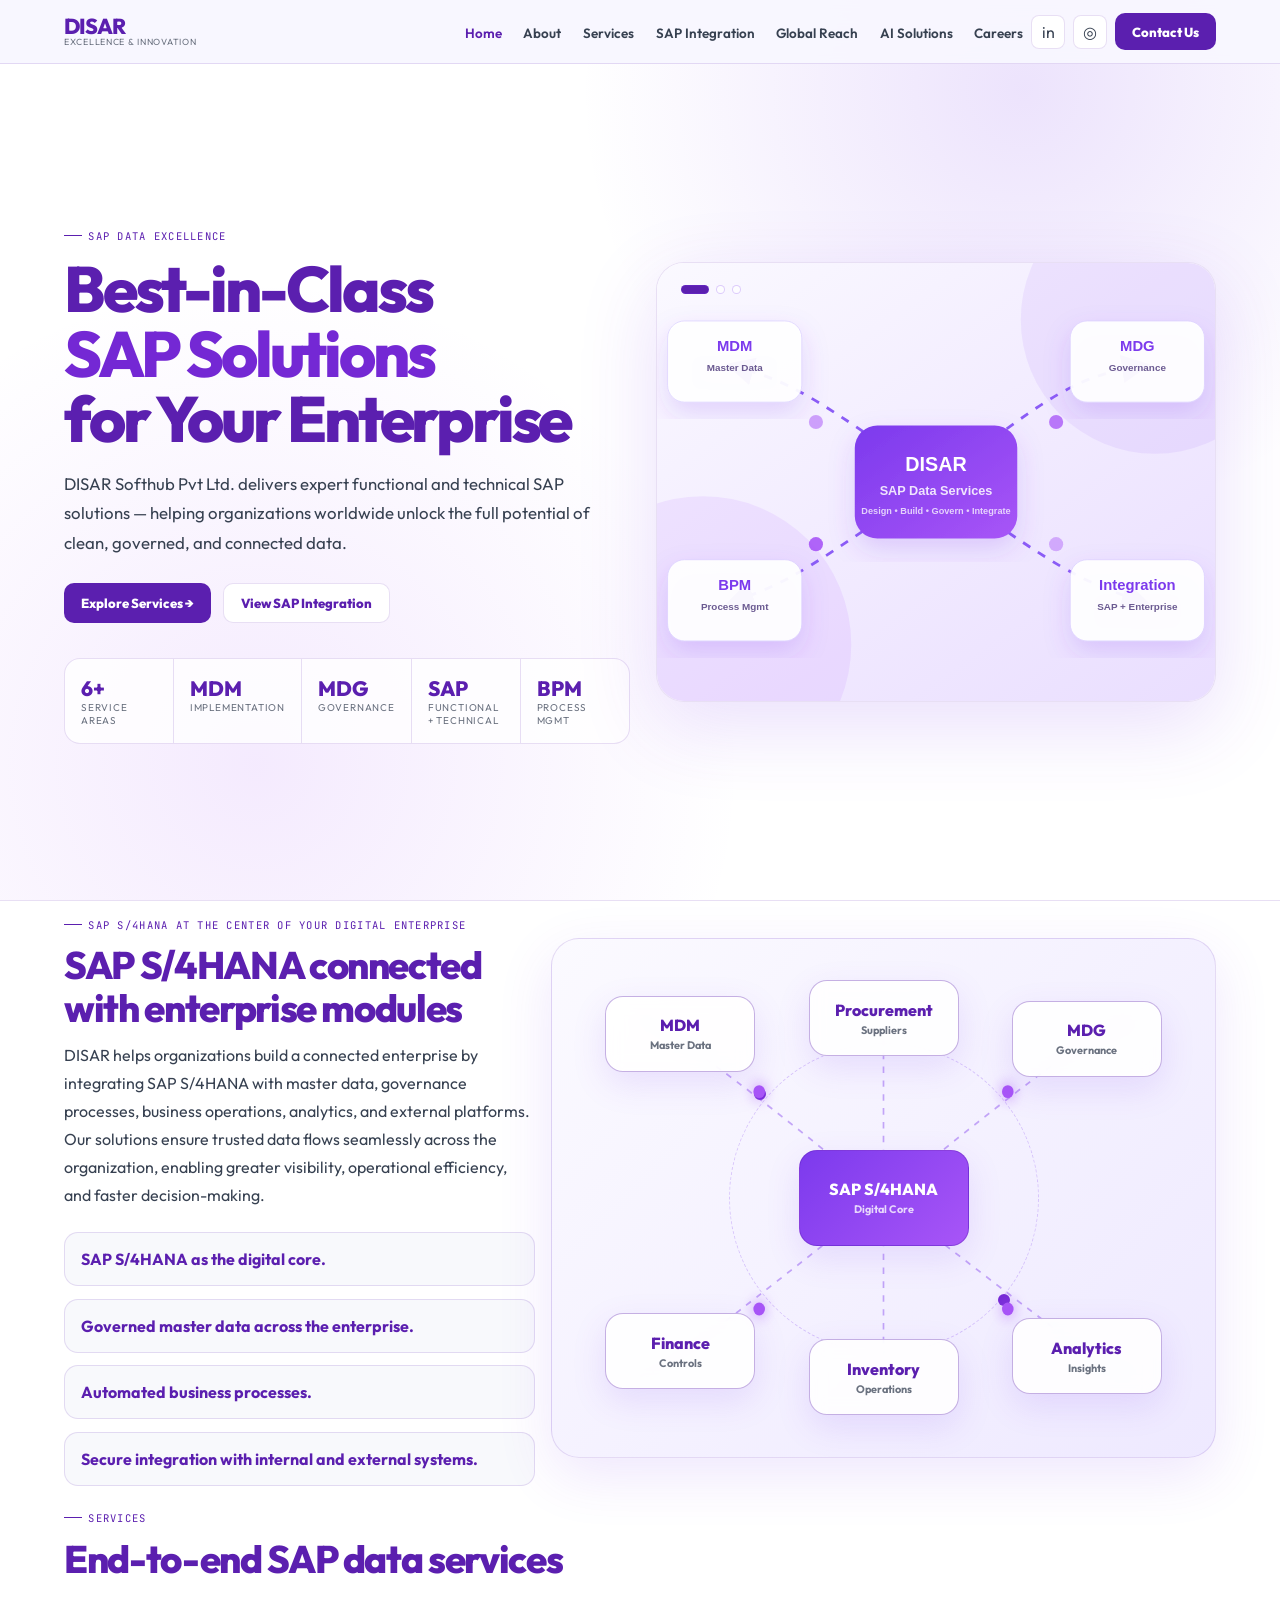
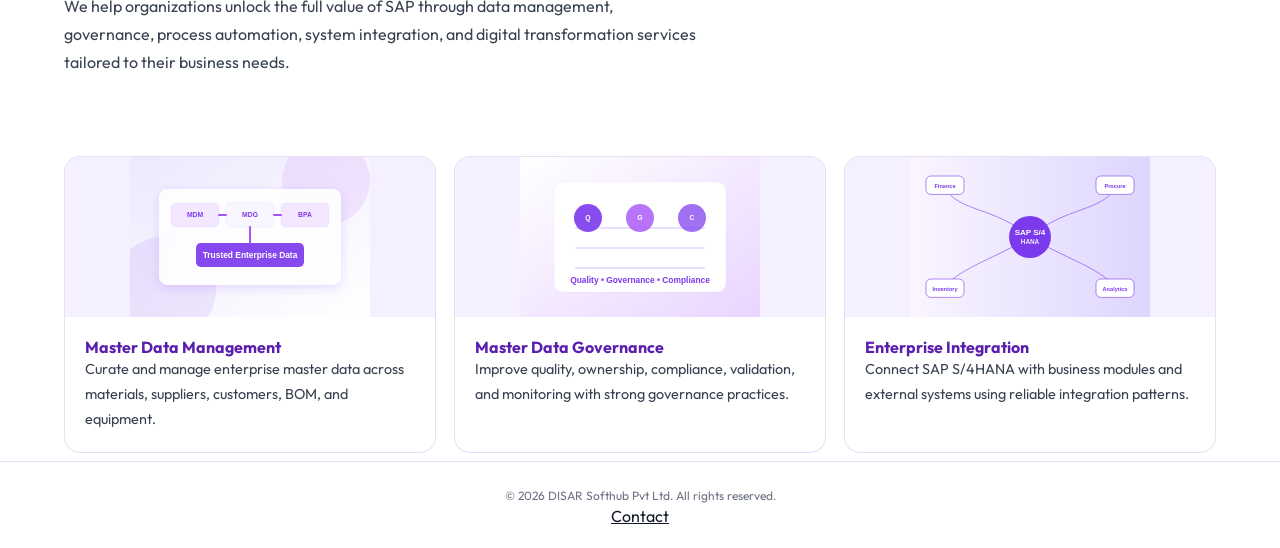
<file: index.html>
<!DOCTYPE html>
<html lang="en">
<!-- Google tag (gtag.js) -->
<script async src="https://www.googletagmanager.com/gtag/js?id=G-R92253KVHL"></script>
<script>
    window.dataLayer = window.dataLayer || [];
    function gtag() { dataLayer.push(arguments); }
    gtag('js', new Date());

    gtag('config', 'G-R92253KVHL');
</script>
<head>
    <meta charset="UTF-8" />
    <meta name="viewport" content="width=device-width, initial-scale=1.0" />
    <link rel="preconnect" href="https://fonts.googleapis.com" />
    <link rel="preconnect" href="https://fonts.gstatic.com" crossorigin />
    <link href="https://fonts.googleapis.com/css2?family=Outfit:wght@300;400;500;600;700;800&family=JetBrains+Mono:wght@400;500&display=swap" rel="stylesheet" />
    <link rel="stylesheet" href="assets/css/styles.css" />
    <title>DISAR Softhub — SAP Solutions</title>
    <meta name="description"
          content="DISAR provides SAP Master Data Management, Master Data Governance, Enterprise Integration, Digital Transformation, and SAP Consulting services.">

    <meta name="keywords"
          content="SAP MDM, SAP MDG, SAP Integration, Enterprise Data Management, Digital Transformation">

    <meta name="author"
          content="DISAR Softhub Pvt Ltd">
</head>
<body>
    <!--<nav>
        <a href="index.html" class="logo-wrap"><span class="logo-name">DISAR</span><span class="logo-tagline">Excellence &amp; Innovation</span></a>

        <div class="nav-right">
            <ul class="nav-links">
                <li><a href="index.html">Home</a></li>
                <li><a href="about.html">About</a></li>
                <li><a href="services.html">Services</a></li>
                <li><a href="integration.html">SAP Integration</a></li>
                <li><a href="reach.html">Global Reach</a></li>
                <li><a href="ai.html" data-i18n="nav.ai">AI Solutions</a></li>
                <li><a href="contact.html">Contact Us</a></li>
            </ul>
            <a> </a>
            <a class="nav-icon-btn" href="https://www.linkedin.com/in/disar-softhub-05b449414" target="_blank" title="LinkedIn">in</a>
            <a class="nav-icon-btn" href="https://www.instagram.com/disarsofthub/" target="_blank" title="Instagram">◎</a>
            <a href="contact.html" class="nav-contact-btn">Contact Us</a>
        </div>
        <button class="hamburger" id="hamburger" aria-label="Menu"><span></span><span></span><span></span></button>
    </nav>
    <div class="mobile-menu" id="mobileMenu">
        <a href="index.html" onclick="closeMenu()">Home</a><a href="about.html" onclick="closeMenu()">About</a><a href="services.html" onclick="closeMenu()">Services</a><a href="integration.html" onclick="closeMenu()">SAP Integration</a><a href="reach.html" onclick="closeMenu()">Global Reach</a><a href="values.html" onclick="closeMenu()">Values</a><a href="contact.html" onclick="closeMenu()">Contact Us</a>
    </div>-->
    <div id="site-header"></div>
    <main>
        <section class="hero" id="hero">
            <div class="reveal">
                <span class="label">SAP Data Excellence</span><h1>Best-in-Class<br><em>SAP Solutions</em><br>for Your Enterprise</h1><p class="hero-sub">DISAR Softhub Pvt Ltd. delivers expert functional and technical SAP solutions — helping organizations worldwide unlock the full potential of clean, governed, and connected data.</p><div class="hero-actions"><a class="btn" href="services.html">Explore Services →</a><a class="btn secondary" href="integration.html">View SAP Integration</a></div>
                <div class="stats-strip"><div class="stat-item"><div class="stat-val">6+</div><div class="stat-lbl">Service Areas</div></div><div class="stat-item"><div class="stat-val">MDM</div><div class="stat-lbl">Implementation</div></div><div class="stat-item"><div class="stat-val">MDG</div><div class="stat-lbl">Governance</div></div><div class="stat-item"><div class="stat-val">SAP</div><div class="stat-lbl">Functional + Technical</div></div><div class="stat-item"><div class="stat-val">BPM</div><div class="stat-lbl">Process Mgmt</div></div></div>
            </div>
            <div class="hero-visual reveal">
                <div class="hero-dots">
                    <button class="hero-dot active" onclick="goHeroSlide(0)" aria-label="What we do slide"></button>
                    <button class="hero-dot" onclick="goHeroSlide(1)" aria-label="Global connection slide"></button>
                    <button class="hero-dot" onclick="goHeroSlide(2)" aria-label="Industry standards slide"></button>
                </div>
                <div class="hero-slide active"
                     style="background-image:url('assets/images/hero-what-we-do.svg')"></div>
                <div class="hero-slide"
                     style="background-image:url('assets/images/hero-global-connection.svg')"></div>
                <div class="hero-slide"
                     style="background-image:url('assets/images/hero-industry-standards.svg')"></div>
                <!--<div class="slide-caption" id="heroCaption"><strong>What We Do</strong><p>SAP data services across MDM, MDG, BPM, integration, and enterprise transformation.</p></div>-->
            </div>
        </section>
        <hr class="divider">
        <section class="connection-section">
            <div class="connection-layout">
                <div class="reveal">
                    <span class="label">SAP S/4HANA at the Center of Your Digital Enterprise</span>
                    <h2>SAP S/4HANA connected with enterprise modules</h2><p class="lead">
                        DISAR helps organizations build a connected enterprise by integrating SAP S/4HANA with master data, governance processes, business operations, analytics, and external platforms. Our solutions ensure trusted data flows seamlessly across the organization, enabling greater visibility, operational efficiency, and faster decision-making.
                    </p>
                    <div class="connection-list">

                        <div class="mini-card">
                            <b>
                                SAP S/4HANA as the digital core.
                            </b>
                        </div>
                        <div class="mini-card">
                            <b>
                                Governed master data across the enterprise.
                            </b>
                        </div>
                        <div class="mini-card">
                            <b>
                                Automated business processes.
                            </b>
                        </div>
                        <div class="mini-card">
                            <b>
                                Secure integration with internal and external systems.
                            </b>
                        </div>


                    </div>
                </div><div class="network-map reveal">
                    <div class="orbit"></div><svg viewBox="0 0 800 560" preserveAspectRatio="none">
                        <path class="pulse-line" d="M400 280 C180 120 150 105 100 85" />
                        <path class="pulse-line" d="M400 280 C620 120 650 105 700 85" />
                        <path class="pulse-line" d="M400 280 C185 430 155 455 100 475" />
                        <path class="pulse-line" d="M400 280 C620 430 650 455 700 475" />
                        <path class="pulse-line" d="M400 280 C400 135 400 95 400 65" />
                        <path class="pulse-line" d="M400 280 C400 425 400 465 400 505" />
                        <circle class="pulse-dot" cx="250" cy="165" r="7" />
                        <circle class="pulse-dot" cx="550" cy="165" r="7" />
                        <circle class="pulse-dot" cx="250" cy="400" r="7" />
                        <circle class="pulse-dot" cx="550" cy="400" r="7" />
                    </svg>
                    <div class="module core">SAP S/4HANA<span>Digital Core</span></div>
                    <div class="module m1">MDM<span>Master Data</span></div>
                    <div class="module m2">MDG<span>Governance</span></div>
                    <div class="module m3">Finance<span>Controls</span></div>
                    <div class="module m4">Analytics<span>Insights</span></div>
                    <div class="module m5">Procurement<span>Suppliers</span></div>
                    <div class="module m6">Inventory<span>Operations</span></div>
                </div>
            </div>
        </section>
        <section>
            <div class="section-header reveal">
                <span class="label">Services</span>
                <h2>End-to-end SAP data services</h2><p class="lead">We help organizations unlock the full value of SAP through data management, governance, process automation, system integration, and digital transformation services tailored to their business needs.</p>
            </div>
            <div class="cards-grid reveal">
                <div class="card">
                    <div class="card-img">
                        <img src="assets/images/hero-data.svg" alt="SAP Data">
                    </div>
                    <div class="card-body">
                        <h3>Master Data Management</h3>
                        <p>Curate and manage enterprise master data across materials, suppliers, customers, BOM, and equipment.</p>
                    </div>
                </div><div class="card">
                    <div class="card-img">
                        <img src="assets/images/hero-governance.svg" alt="SAP Governance">
                    </div>
                    <div class="card-body"><h3>Master Data Governance</h3><p>Improve quality, ownership, compliance, validation, and monitoring with strong governance practices.</p></div>
                </div>
                <div class="card">
                    <div class="card-img">
                        <img src="assets/images/hero-sap.svg" alt="SAP Integration">
                    </div>
                    <div class="card-body">
                        <h3>Enterprise Integration</h3>
                        <p>Connect SAP S/4HANA with business modules and external systems using reliable integration patterns.</p>
                    </div>
                </div>
            </div>
        </section>
    </main>
    <!--<footer><p>© 2025 Disar Softhub Pvt Ltd. All rights reserved.</p></footer>-->
    <div class="scroll-nav" id="scrollNav"><button onclick="window.scrollTo({top:0,behavior:'smooth'})">↑</button><button onclick="window.scrollTo({top:document.body.scrollHeight,behavior:'smooth'})">↓</button></div>

    <div id="site-footer"></div>

    <script src="assets/js/components.js"></script>
    
    <script src="assets/js/script.js"></script>
</body>
</html>
</file>
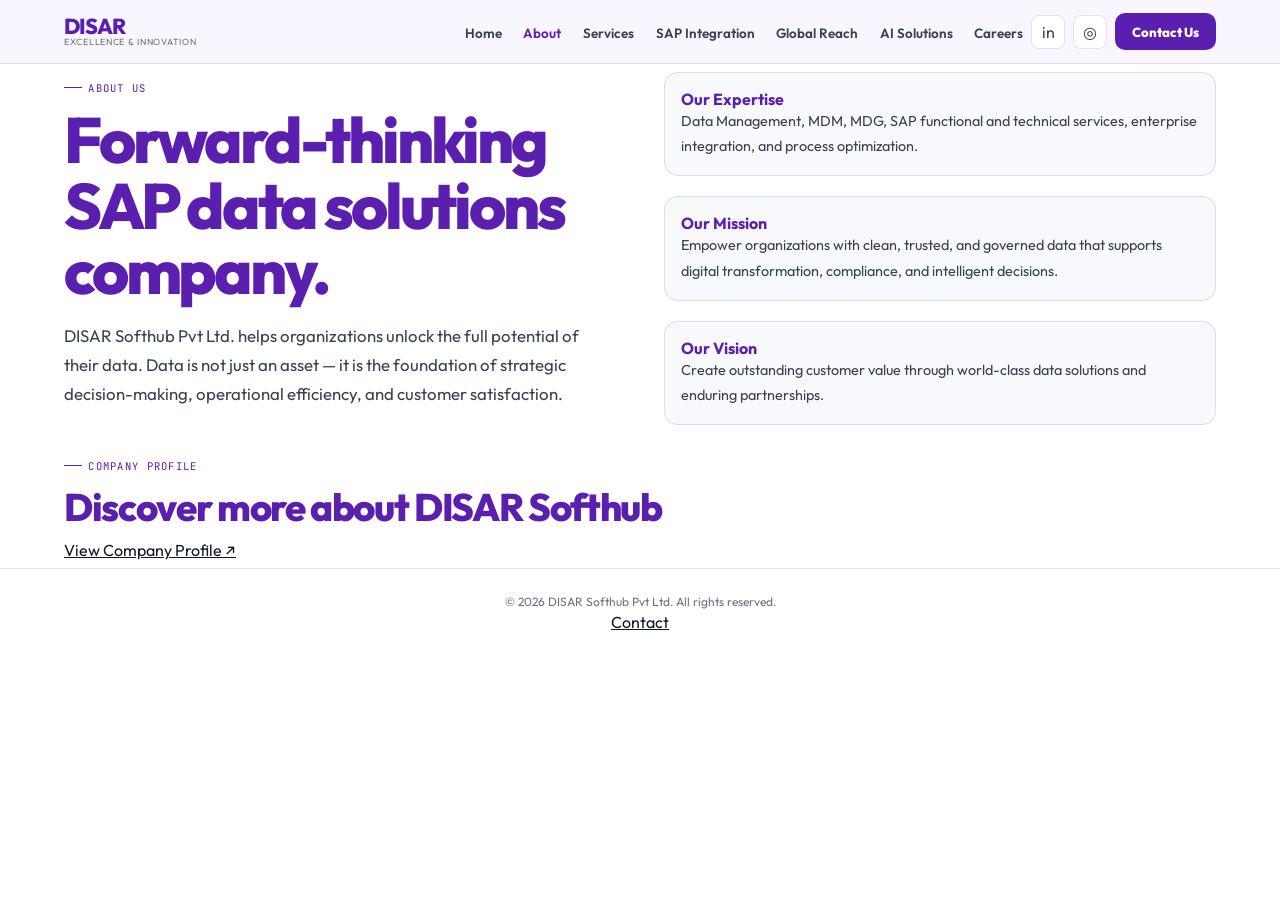
<file: about.html>
<!DOCTYPE html>
<html lang="en">
<!-- Google tag (gtag.js) -->
<script async src="https://www.googletagmanager.com/gtag/js?id=G-R92253KVHL"></script>
<script>
    window.dataLayer = window.dataLayer || [];
    function gtag() { dataLayer.push(arguments); }
    gtag('js', new Date());

    gtag('config', 'G-R92253KVHL');
</script>
<head>
    <meta charset="UTF-8" />
    <meta name="viewport" content="width=device-width, initial-scale=1.0" />
    <link rel="preconnect" href="https://fonts.googleapis.com" />
    <link rel="preconnect" href="https://fonts.gstatic.com" crossorigin />
    <link href="https://fonts.googleapis.com/css2?family=Outfit:wght@300;400;500;600;700;800&family=JetBrains+Mono:wght@400;500&display=swap" rel="stylesheet" />
    <link rel="stylesheet" href="assets/css/styles.css" />
    <title>About — DISAR Softhub</title>
    <meta name="description"
          content="DISAR provides SAP Master Data Management, Master Data Governance, Enterprise Integration, Digital Transformation, and SAP Consulting services.">

    <meta name="keywords"
          content="SAP MDM, SAP MDG, SAP Integration, Enterprise Data Management, Digital Transformation">

    <meta name="author"
          content="DISAR Softhub Pvt Ltd">
</head>
<body>
    <!--<nav>
        <a href="index.html" class="logo-wrap"><span class="logo-name">DISAR</span><span class="logo-tagline">Excellence &amp; Innovation</span></a>-->
    <!--<ul class="nav-links">
        <li><a href="about.html">About</a></li>
        <li><a href="services.html">Services</a></li>
        <li><a href="integration.html">SAP Integration</a></li>
        <li><a href="reach.html">Global Reach</a></li>-->
    <!--<li><a href="values.html">Values</a></li>-->
    <!--<li><a href="contact.html">Contact Us</a></li>
    </ul>-->
    <!--<div class="nav-right">
            <ul class="nav-links">
                <li><a href="index.html">Home</a></li>
                <li><a href="about.html">About</a></li>
                <li><a href="services.html">Services</a></li>
                <li><a href="integration.html">SAP Integration</a></li>
                <li><a href="reach.html">Global Reach</a></li>
                <li><a href="ai.html" data-i18n="nav.ai">AI Solutions</a></li>
                <li><a href="contact.html">Contact Us</a></li>
            </ul> <a class="nav-icon-btn" href="https://www.linkedin.com/in/disar-softhub-05b449414" target="_blank" title="LinkedIn">in</a>
            <a class="nav-icon-btn" href="https://www.instagram.com/disarsofthub/" target="_blank" title="Instagram">◎</a>
            <a href="contact.html" class="nav-contact-btn">Contact Us</a>
        </div>
        <button class="hamburger" id="hamburger" aria-label="Menu"><span></span><span></span><span></span></button>
    </nav>

    <div class="mobile-menu" id="mobileMenu">
        <a href="index.html" onclick="closeMenu()">Home</a>
        <a href="about.html" onclick="closeMenu()">About</a>
        <a href="services.html" onclick="closeMenu()">Services</a>
        <a href="integration.html" onclick="closeMenu()">SAP Integration</a>
        <a href="reach.html" onclick="closeMenu()">Global Reach</a>
        <a href="values.html" onclick="closeMenu()">Values</a>
        <a href="contact.html" onclick="closeMenu()">Contact Us</a>
    </div>-->
    <div id="site-header"></div>
    <main class="page">
        <section>
            <div class="split">
                <div class="reveal">
                    <span class="label">About Us</span><h1>Forward-thinking SAP data solutions company.</h1>
                    <p class="hero-sub">DISAR Softhub Pvt Ltd. helps organizations unlock the full potential of their data. Data is not just an asset — it is the foundation of strategic decision-making, operational efficiency, and customer satisfaction.</p>
                </div><div class="reveal">
                    <div class="mini-card"><b>Our Expertise</b><p>Data Management, MDM, MDG, SAP functional and technical services, enterprise integration, and process optimization.</p></div><br><div class="mini-card"><b>Our Mission</b><p>Empower organizations with clean, trusted, and governed data that supports digital transformation, compliance, and intelligent decisions.</p></div><br><div class="mini-card"><b>Our Vision</b><p>Create outstanding customer value through world-class data solutions and enduring partnerships.</p></div>
                </div>
            </div>
        </section>
    </main>
    <section class="company-profile-section">
        <div class="profile-container">

            <div class="profile-content reveal">
                <span class="label">Company Profile</span>

                <h2>
                    Discover more about
                    <span>DISAR Softhub</span>
                </h2>

                <!--<p>
                    Learn more about our capabilities, expertise, services,
                    technology solutions, and approach to helping enterprises
                    build trusted data foundations and accelerate digital
                    transformation.
                </p>

                <div class="profile-highlights">
                    <span>Master Data Management</span>
                    <span>Master Data Governance</span>
                    <span>Enterprise Integration</span>
                    <span>Enterprise AI</span>
                    <span>Technical Solutions</span>
                </div>-->

                <div class="profile-actions">

                    <a href="assets/documents/disar-company-profile.pdf"
                       target="_blank"
                       class="profile-btn primary">
                        View Company Profile
                        <span>↗</span>
                    </a>

                    <!--<a href="assets/documents/disar-company-profile.pdf"
                       download
                       class="profile-btn secondary">
                        Download PDF
                        <span>↓</span>
                    </a>-->

                </div>
            </div>

            <!--<div class="profile-preview reveal">

                <div class="profile-document">

                    <div class="profile-document-top">
                        <span>DISAR</span>
                        <small>COMPANY PROFILE</small>
                    </div>

                    <div class="profile-document-content">

                        <div class="profile-logo">
                            DISAR
                            <span>Excellence &amp; Innovation</span>
                        </div>

                        <div class="profile-lines">
                            <span></span>
                            <span></span>
                            <span></span>
                        </div>

                    </div>

                    <div class="profile-document-footer">
                        Enterprise Data • AI • SAP
                    </div>

                </div>

                <div class="profile-pages">
                    9 PAGE PROFILE
                </div>

            </div>-->

        </div>
    </section>

    <!--<footer><p>© 2025 Disar Softhub Pvt Ltd. All rights reserved.</p></footer>-->
    <div id="site-footer"></div>

    <script src="assets/js/components.js"></script>
    <script src="assets/js/script.js"></script>
</body>
</html>
</file>
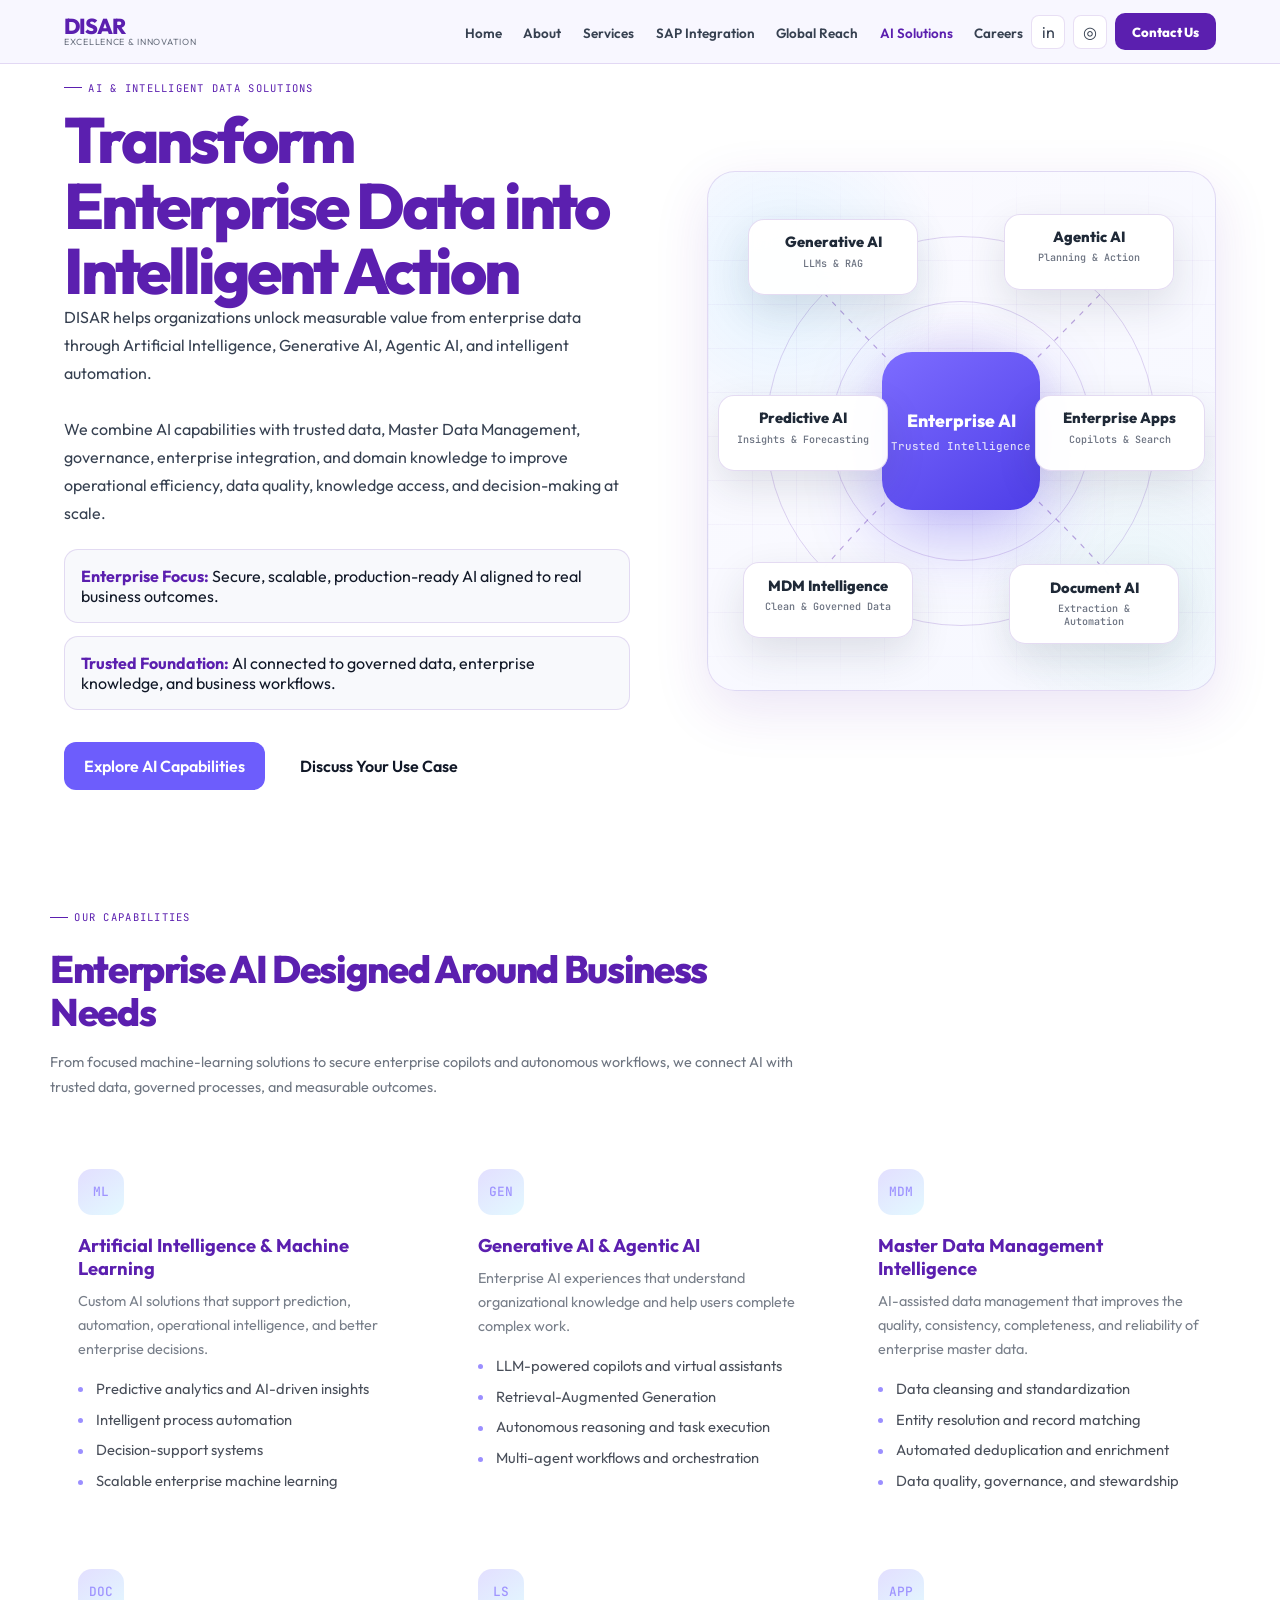
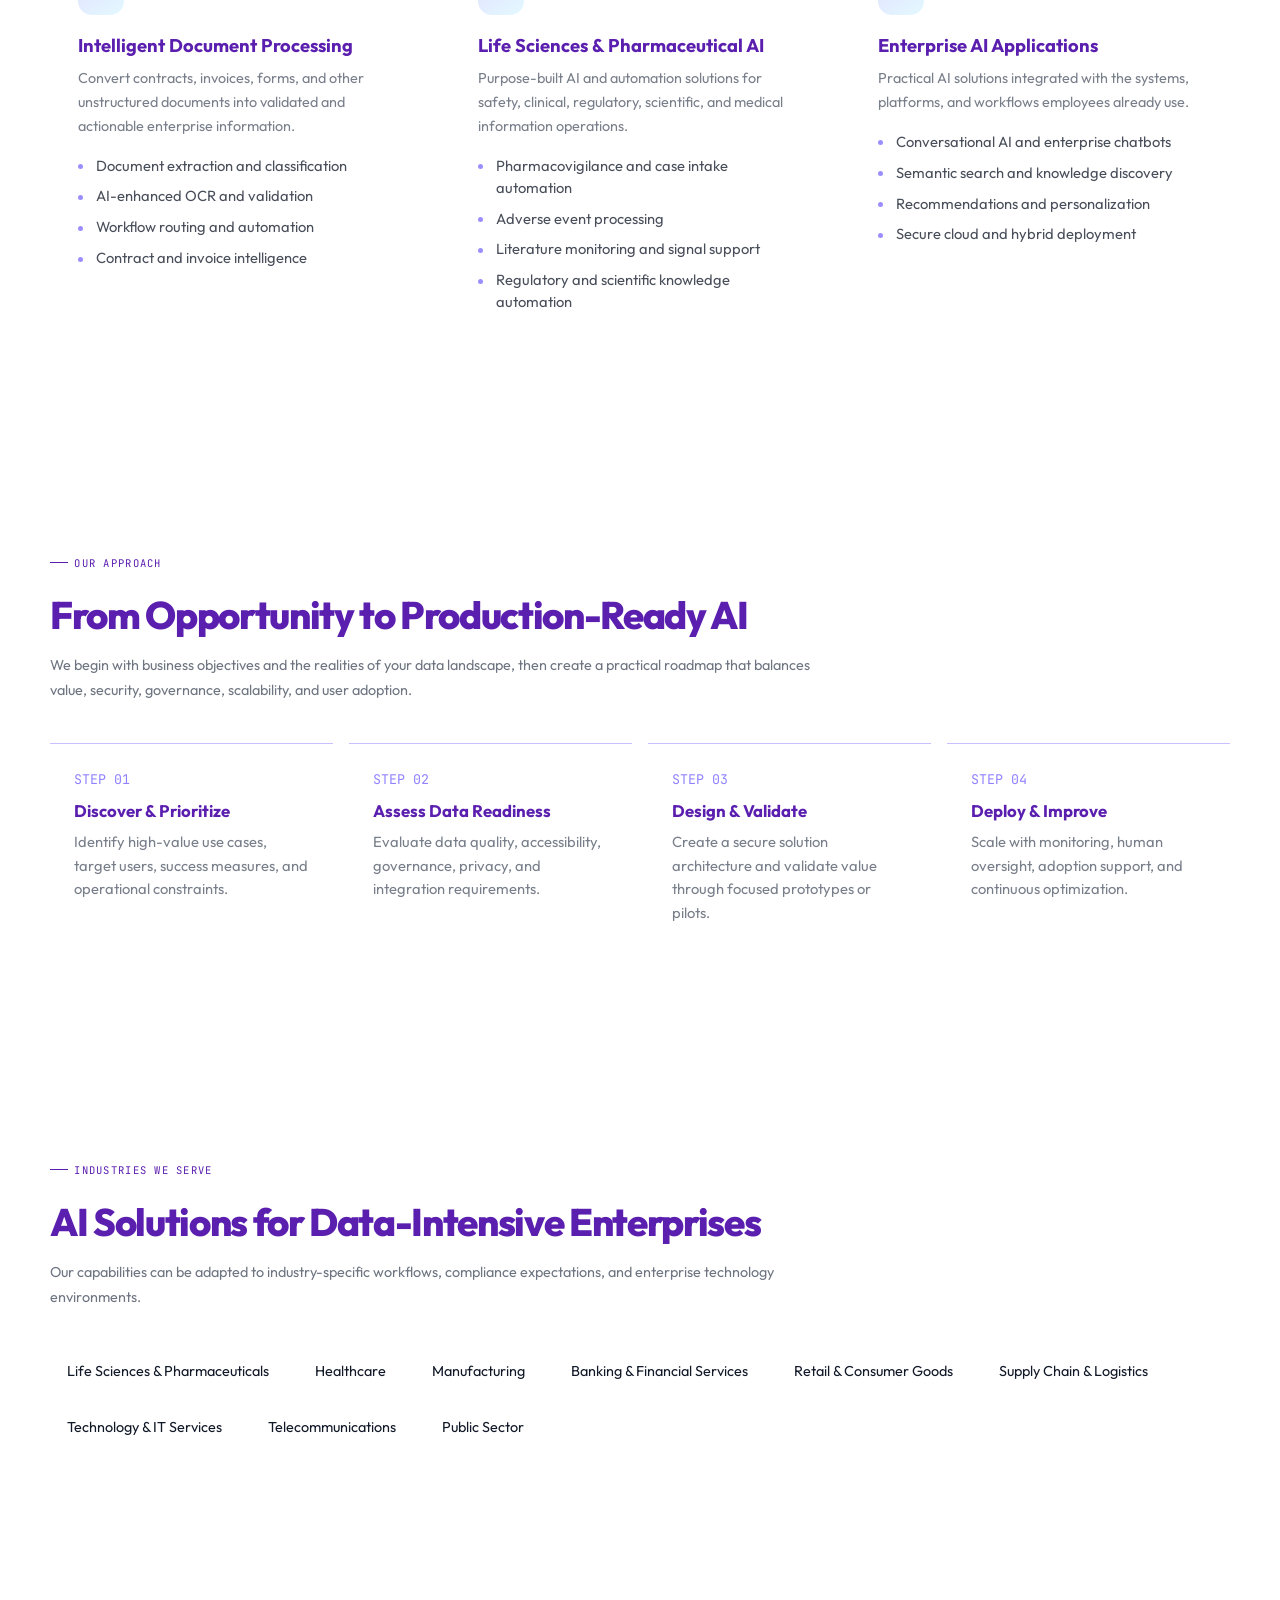
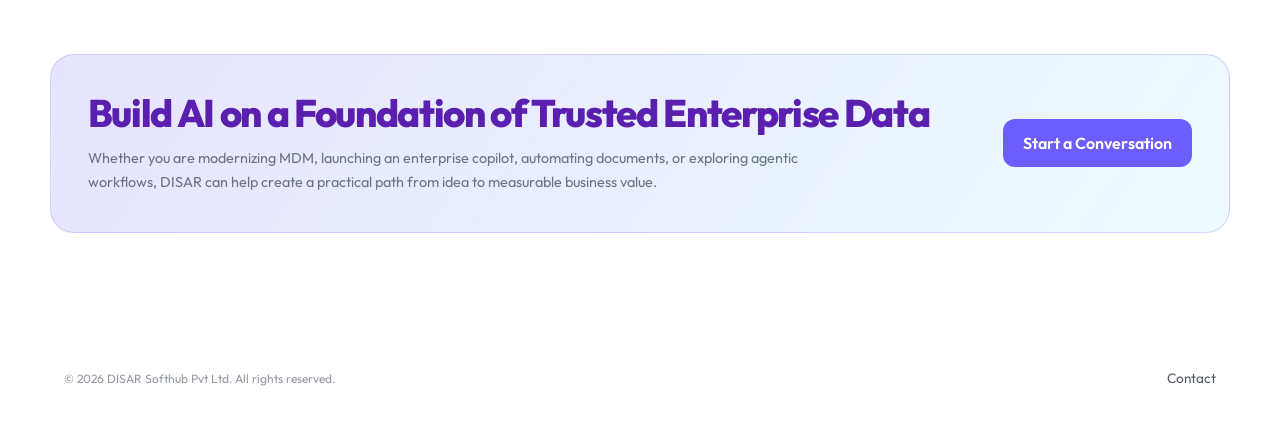
<file: ai.html>
<!DOCTYPE html>
<html lang="en">
<!-- Google tag (gtag.js) -->
<script async src="https://www.googletagmanager.com/gtag/js?id=G-R92253KVHL"></script>
<script>
    window.dataLayer = window.dataLayer || [];
    function gtag() { dataLayer.push(arguments); }
    gtag('js', new Date());
    gtag('config', 'G-R92253KVHL');
</script>
<head>
    <meta charset="UTF-8" />
    <meta name="viewport" content="width=device-width, initial-scale=1.0" />
    <link rel="preconnect" href="https://fonts.googleapis.com" />
    <link rel="preconnect" href="https://fonts.gstatic.com" crossorigin />
    <link href="https://fonts.googleapis.com/css2?family=Outfit:wght@300;400;500;600;700;800&family=JetBrains+Mono:wght@400;500&display=swap" rel="stylesheet" />
    <link rel="stylesheet" href="assets/css/styles.css" />
    <title>AI &amp; Intelligent Data Solutions — DISAR Softhub</title>
    <meta name="description" content="DISAR delivers enterprise AI, Generative AI, Agentic AI, intelligent automation, AI-enabled MDM, document intelligence, and life sciences AI solutions." />
    <meta name="keywords" content="Enterprise AI, Generative AI, Agentic AI, AI Copilot, RAG, Intelligent Automation, MDM Intelligence, Document AI, Pharmaceutical AI" />
    <meta name="author" content="DISAR Softhub Pvt Ltd" />

    <!--<link rel="stylesheet" href="assets/css/styles.css">-->
   <style>
        .ai-hero-layout {
            display: grid;
            grid-template-columns: minmax(0, 1fr) minmax(360px, .9fr);
            gap: clamp(2.5rem, 6vw, 6rem);
            align-items: center;
        }

        .ai-actions {
            display: flex;
            flex-wrap: wrap;
            gap: .85rem;
            margin-top: 2rem;
        }

        .ai-btn {
            display: inline-flex;
            align-items: center;
            justify-content: center;
            min-height: 48px;
            padding: .8rem 1.25rem;
            border-radius: 12px;
            text-decoration: none;
            font-weight: 600;
            transition: transform .2s ease, opacity .2s ease;
        }

            .ai-btn:hover {
                transform: translateY(-2px);
            }

        .ai-btn-primary {
            background: #6d5dfc;
            color: #fff;
        }

        .ai-btn-secondary {
            border: 1px solid rgba(255,255,255,.16);
            color: inherit;
            background: rgba(255,255,255,.04);
        }

        .ai-network {
            min-height: 520px;
            position: relative;
            border-radius: 28px;
            overflow: hidden;
            border: 1px solid var(--border);
            background: radial-gradient(circle at 50% 48%, rgba(91,31,175,.12), transparent 30%), radial-gradient(circle at 15% 20%, rgba(0,180,255,.09), transparent 28%), radial-gradient(circle at 85% 80%, rgba(71,210,170,.08), transparent 26%), linear-gradient(135deg, #fbfaff, #f6f8ff);
            box-shadow: 0 18px 55px rgba(91,31,175,.12);
        }

            .ai-network::before {
                content: "";
                position: absolute;
                inset: 0;
                background-image: linear-gradient(rgba(91,31,175,.035) 1px, transparent 1px), linear-gradient(90deg, rgba(91,31,175,.035) 1px, transparent 1px);
                background-size: 44px 44px;
                mask-image: linear-gradient( to bottom, transparent, #000 15%, #000 85%, transparent );
            }

        .ai-ring {
            position: absolute;
            left: 50%;
            top: 50%;
            border: 1px solid rgba(91,31,175,.18);
            border-radius: 50%;
            transform: translate(-50%, -50%);
            animation: aiSpin 18s linear infinite;
        }

            .ai-ring.r1 {
                width: 260px;
                height: 260px;
            }

            .ai-ring.r2 {
                width: 390px;
                height: 390px;
                animation-direction: reverse;
                animation-duration: 25s;
            }

        .ai-core {
            position: absolute;
            left: 50%;
            top: 50%;
            width: 158px;
            height: 158px;
            border-radius: 30px;
            transform: translate(-50%, -50%);
            display: flex;
            flex-direction: column;
            align-items: center;
            justify-content: center;
            text-align: center;
            color: #fff;
            background: linear-gradient(145deg, #7d6cff, #4e3ee8);
            box-shadow: 0 22px 70px rgba(80,62,232,.36);
            z-index: 3;
            font-size: 1.1rem;
            font-weight: 800;
        }

            .ai-core span {
                display: block;
                margin-top: .4rem;
                color: rgba(255,255,255,.82);
                font-family: var(--mono);
                font-size: .68rem;
                font-weight: 500;
                opacity: 1;
            }

        .ai-node {
            position: absolute;
            width: 170px;
            min-height: 76px;
            padding: .85rem 1rem;
            border: 1px solid rgba(91,31,175,.16);
            border-radius: 16px;
            background: rgba(255,255,255,.96);
            backdrop-filter: blur(14px);
            text-align: center;
            color: #1f2937;
            font-size: .92rem;
            font-weight: 800;
            line-height: 1.25;
            z-index: 4;
            box-shadow: 0 16px 40px rgba(31,41,55,.12);
        }

            .ai-node span {
                display: block;
                margin-top: .3rem;
                color: #6b7280;
                font-family: var(--mono);
                font-size: .63rem;
                font-weight: 500;
                line-height: 1.35;
                opacity: 1;
            }

            .ai-node.n1 {
                top: 9%;
                left: 8%;
            }

            .ai-node.n2 {
                top: 8%;
                right: 8%;
            }

            .ai-node.n3 {
                bottom: 10%;
                left: 7%;
            }

            .ai-node.n4 {
                bottom: 9%;
                right: 7%;
            }

            .ai-node.n5 {
                top: 43%;
                left: 2%;
            }

            .ai-node.n6 {
                top: 43%;
                right: 2%;
            }

        .ai-lines {
            position: absolute;
            inset: 0;
            width: 100%;
            height: 100%;
            z-index: 1;
        }

            .ai-lines path {
                fill: none;
                stroke: rgba(91,31,175,.38);
                stroke-width: 1.5;
                stroke-dasharray: 7 9;
                animation: dash 12s linear infinite;
            }

        @keyframes dash {
            to {
                stroke-dashoffset: -160;
            }
        }

        .ai-section {
            padding: clamp(4.5rem, 8vw, 7rem) 0;
        }

            .ai-section.alt {
                background: rgba(255,255,255,.018);
                border-top: 1px solid rgba(255,255,255,.055);
                border-bottom: 1px solid rgba(255,255,255,.055);
            }

        .ai-container {
            width: min(1180px, calc(100% - 40px));
            margin: 0 auto;
        }

        .ai-section-head {
            max-width: 760px;
            margin-bottom: 2.5rem;
        }

            .ai-section-head h2 {
                margin: .7rem 0 1rem;
            }

            .ai-section-head p {
                opacity: .72;
                line-height: 1.75;
            }

        .ai-grid {
            display: grid;
            grid-template-columns: repeat(3, minmax(0,1fr));
            gap: 1.25rem;
        }

        .ai-card {
            padding: 1.7rem;
            border: 1px solid rgba(255,255,255,.085);
            border-radius: 20px;
            background: rgba(255,255,255,.026);
            transition: transform .25s ease, border-color .25s ease, background .25s ease;
        }

            .ai-card:hover {
                transform: translateY(-5px);
                border-color: rgba(124,108,255,.42);
                background: rgba(109,93,252,.055);
            }

        .ai-card-icon {
            width: 46px;
            height: 46px;
            border-radius: 14px;
            display: grid;
            place-items: center;
            margin-bottom: 1.2rem;
            background: linear-gradient(145deg, rgba(125,108,255,.22), rgba(0,201,255,.11));
            color: #9f94ff;
            font-family: "JetBrains Mono", monospace;
            font-size: .8rem;
            font-weight: 500;
        }

        .ai-card h3 {
            font-size: 1.15rem;
            margin-bottom: .65rem;
        }

        .ai-card p {
            opacity: .67;
            line-height: 1.65;
            margin-bottom: 1rem;
        }

        .ai-card ul {
            list-style: none;
            display: grid;
            gap: .55rem;
        }

        .ai-card li {
            position: relative;
            padding-left: 1.1rem;
            opacity: .76;
            line-height: 1.5;
            font-size: .92rem;
        }

            .ai-card li::before {
                content: "";
                position: absolute;
                left: 0;
                top: .65em;
                width: 5px;
                height: 5px;
                border-radius: 50%;
                background: #7d6cff;
            }

        .ai-process {
            display: grid;
            grid-template-columns: repeat(4, minmax(0,1fr));
            gap: 1rem;
        }

        .ai-step {
            padding: 1.5rem;
            border-top: 1px solid rgba(125,108,255,.42);
            background: rgba(255,255,255,.018);
        }

            .ai-step small {
                font-family: "JetBrains Mono", monospace;
                color: #8f82ff;
            }

            .ai-step h3 {
                margin: .75rem 0 .55rem;
                font-size: 1.05rem;
            }

            .ai-step p {
                opacity: .67;
                line-height: 1.6;
                font-size: .92rem;
            }

        .industry-list {
            display: flex;
            flex-wrap: wrap;
            gap: .75rem;
        }

            .industry-list span {
                padding: .72rem 1rem;
                border-radius: 999px;
                border: 1px solid rgba(255,255,255,.09);
                background: rgba(255,255,255,.025);
                font-size: .9rem;
            }

        .ai-cta {
            display: flex;
            align-items: center;
            justify-content: space-between;
            gap: 2rem;
            padding: 2.3rem;
            border-radius: 24px;
            background: linear-gradient(125deg, rgba(109,93,252,.17), rgba(0,188,255,.07));
            border: 1px solid rgba(125,108,255,.25);
        }

            .ai-cta p {
                opacity: .7;
                max-width: 760px;
                line-height: 1.7;
                margin-top: .65rem;
            }

        .ai-footer {
            padding: 2rem 5%;
            border-top: 1px solid rgba(255,255,255,.07);
            display: flex;
            align-items: center;
            justify-content: space-between;
            gap: 1rem;
            flex-wrap: wrap;
            font-size: .85rem;
            opacity: .72;
        }

        .ai-footer-links {
            display: flex;
            gap: 1rem;
        }

        .ai-footer a {
            color: inherit;
            text-decoration: none;
        }

        @media (max-width: 980px) {
            .ai-hero-layout {
                grid-template-columns: 1fr;
            }

            .ai-network {
                min-height: 480px;
            }

            .ai-grid {
                grid-template-columns: repeat(2, minmax(0,1fr));
            }

            .ai-process {
                grid-template-columns: repeat(2, minmax(0,1fr));
            }
        }

        @media (max-width: 640px) {
            .ai-grid, .ai-process {
                grid-template-columns: 1fr;
            }

            .ai-network {
                min-height: 430px;
            }

            .ai-node {
                min-width: 104px;
                padding: .65rem .7rem;
                font-size: .72rem;
            }

                .ai-node.n1, .ai-node.n3 {
                    left: 3%;
                }

                .ai-node.n2, .ai-node.n4 {
                    right: 3%;
                }

                .ai-node.n5, .ai-node.n6 {
                    display: none;
                }

            .ai-core {
                width: 120px;
                height: 120px;
            }

            .ai-ring.r2 {
                width: 310px;
                height: 310px;
            }

            .ai-cta {
                align-items: flex-start;
                flex-direction: column;
            }
        }
    </style> 

</head>
<body>
    <!--<nav>
        <a href="index.html" class="logo-wrap"><span class="logo-name">DISAR</span><span class="logo-tagline">Excellence &amp; Innovation</span></a>
        <div class="nav-right">
            <ul class="nav-links">
                <li><a href="index.html">Home</a></li>
                <li><a href="about.html">About</a></li>
                <li><a href="services.html">Services</a></li>
                <li><a href="integration.html">SAP Integration</a></li>
                <li><a href="reach.html">Global Reach</a></li>
                <li><a href="ai.html" class="active">AI Solutions</a></li>
                <li><a href="contact.html">Contact Us</a></li>
            </ul>
            <a class="nav-icon-btn" href="https://www.linkedin.com/in/disar-softhub-05b449414" target="_blank" rel="noopener" title="LinkedIn">in</a>
            <a class="nav-icon-btn" href="https://www.instagram.com/disarsofthub/" target="_blank" rel="noopener" title="Instagram">◎</a>
            <a href="contact.html" class="nav-contact-btn">Contact Us</a>
        </div>
        <button class="hamburger" id="hamburger" aria-label="Menu"><span></span><span></span><span></span></button>
    </nav>

    <div class="mobile-menu" id="mobileMenu">
        <a href="index.html" onclick="closeMenu()">Home</a>
        <a href="about.html" onclick="closeMenu()">About</a>
        <a href="services.html" onclick="closeMenu()">Services</a>
        <a href="integration.html" onclick="closeMenu()">SAP Integration</a>
        <a href="reach.html" onclick="closeMenu()">Global Reach</a>
        <a href="ai.html" onclick="closeMenu()">AI Solutions</a>
        <a href="contact.html" onclick="closeMenu()">Contact Us</a>
    </div>-->
    <div id="site-header"></div>
    <main class="page">
        <section class="connection-section">
            <div class="ai-hero-layout">
                <div class="reveal">
                    <span class="label">AI &amp; Intelligent Data Solutions</span>
                    <h1>Transform Enterprise Data into Intelligent Action</h1>
                    <p class="lead">
                        DISAR helps organizations unlock measurable value from enterprise data through Artificial Intelligence, Generative AI, Agentic AI, and intelligent automation.
                        <br><br>
                        We combine AI capabilities with trusted data, Master Data Management, governance, enterprise integration, and domain knowledge to improve operational efficiency, data quality, knowledge access, and decision-making at scale.
                    </p>
                    <div class="connection-list">
                        <div class="mini-card"><b>Enterprise Focus:</b> Secure, scalable, production-ready AI aligned to real business outcomes.</div>
                        <div class="mini-card"><b>Trusted Foundation:</b> AI connected to governed data, enterprise knowledge, and business workflows.</div>
                    </div>
                    <div class="ai-actions">
                        <a href="#capabilities" class="ai-btn ai-btn-primary">Explore AI Capabilities</a>
                        <a href="contact.html" class="ai-btn ai-btn-secondary">Discuss Your Use Case</a>
                    </div>
                </div>

                <div class="ai-network reveal" aria-hidden="true">
                    <div class="ai-ring r1"></div>
                    <div class="ai-ring r2"></div>
                    <svg class="ai-lines" viewBox="0 0 800 560" preserveAspectRatio="none">
                        <path d="M400 280 C200 150 160 110 110 80" />
                        <path d="M400 280 C600 150 650 105 700 80" />
                        <path d="M400 280 C200 400 160 455 105 485" />
                        <path d="M400 280 C600 400 650 455 705 485" />
                        <path d="M400 280 C210 280 150 280 70 280" />
                        <path d="M400 280 C590 280 655 280 730 280" />
                    </svg>
                    <div class="ai-core">Enterprise AI<span>Trusted Intelligence</span></div>
                    <div class="ai-node n1">Generative AI<span>LLMs &amp; RAG</span></div>
                    <div class="ai-node n2">Agentic AI<span>Planning &amp; Action</span></div>
                    <div class="ai-node n3">MDM Intelligence<span>Clean &amp; Governed Data</span></div>
                    <div class="ai-node n4">Document AI<span>Extraction &amp; Automation</span></div>
                    <div class="ai-node n5">Predictive AI<span>Insights &amp; Forecasting</span></div>
                    <div class="ai-node n6">Enterprise Apps<span>Copilots &amp; Search</span></div>
                </div>
            </div>
        </section>

        <section id="capabilities" class="ai-section alt">
            <div class="ai-container">
                <div class="ai-section-head reveal">
                    <span class="label">Our Capabilities</span>
                    <h2>Enterprise AI Designed Around Business Needs</h2>
                    <p>From focused machine-learning solutions to secure enterprise copilots and autonomous workflows, we connect AI with trusted data, governed processes, and measurable outcomes.</p>
                </div>

                <div class="ai-grid">
                    <article class="ai-card reveal">
                        <div class="ai-card-icon">ML</div>
                        <h3>Artificial Intelligence &amp; Machine Learning</h3>
                        <p>Custom AI solutions that support prediction, automation, operational intelligence, and better enterprise decisions.</p>
                        <ul><li>Predictive analytics and AI-driven insights</li><li>Intelligent process automation</li><li>Decision-support systems</li><li>Scalable enterprise machine learning</li></ul>
                    </article>

                    <article class="ai-card reveal">
                        <div class="ai-card-icon">GEN</div>
                        <h3>Generative AI &amp; Agentic AI</h3>
                        <p>Enterprise AI experiences that understand organizational knowledge and help users complete complex work.</p>
                        <ul><li>LLM-powered copilots and virtual assistants</li><li>Retrieval-Augmented Generation</li><li>Autonomous reasoning and task execution</li><li>Multi-agent workflows and orchestration</li></ul>
                    </article>

                    <article class="ai-card reveal">
                        <div class="ai-card-icon">MDM</div>
                        <h3>Master Data Management Intelligence</h3>
                        <p>AI-assisted data management that improves the quality, consistency, completeness, and reliability of enterprise master data.</p>
                        <ul><li>Data cleansing and standardization</li><li>Entity resolution and record matching</li><li>Automated deduplication and enrichment</li><li>Data quality, governance, and stewardship</li></ul>
                    </article>

                    <article class="ai-card reveal">
                        <div class="ai-card-icon">DOC</div>
                        <h3>Intelligent Document Processing</h3>
                        <p>Convert contracts, invoices, forms, and other unstructured documents into validated and actionable enterprise information.</p>
                        <ul><li>Document extraction and classification</li><li>AI-enhanced OCR and validation</li><li>Workflow routing and automation</li><li>Contract and invoice intelligence</li></ul>
                    </article>

                    <article class="ai-card reveal">
                        <div class="ai-card-icon">LS</div>
                        <h3>Life Sciences &amp; Pharmaceutical AI</h3>
                        <p>Purpose-built AI and automation solutions for safety, clinical, regulatory, scientific, and medical information operations.</p>
                        <ul><li>Pharmacovigilance and case intake automation</li><li>Adverse event processing</li><li>Literature monitoring and signal support</li><li>Regulatory and scientific knowledge automation</li></ul>
                    </article>

                    <article class="ai-card reveal">
                        <div class="ai-card-icon">APP</div>
                        <h3>Enterprise AI Applications</h3>
                        <p>Practical AI solutions integrated with the systems, platforms, and workflows employees already use.</p>
                        <ul><li>Conversational AI and enterprise chatbots</li><li>Semantic search and knowledge discovery</li><li>Recommendations and personalization</li><li>Secure cloud and hybrid deployment</li></ul>
                    </article>
                </div>
            </div>
        </section>

        <section class="ai-section">
            <div class="ai-container">
                <div class="ai-section-head reveal">
                    <span class="label">Our Approach</span>
                    <h2>From Opportunity to Production-Ready AI</h2>
                    <p>We begin with business objectives and the realities of your data landscape, then create a practical roadmap that balances value, security, governance, scalability, and user adoption.</p>
                </div>
                <div class="ai-process">
                    <div class="ai-step reveal"><small>STEP 01</small><h3>Discover &amp; Prioritize</h3><p>Identify high-value use cases, target users, success measures, and operational constraints.</p></div>
                    <div class="ai-step reveal"><small>STEP 02</small><h3>Assess Data Readiness</h3><p>Evaluate data quality, accessibility, governance, privacy, and integration requirements.</p></div>
                    <div class="ai-step reveal"><small>STEP 03</small><h3>Design &amp; Validate</h3><p>Create a secure solution architecture and validate value through focused prototypes or pilots.</p></div>
                    <div class="ai-step reveal"><small>STEP 04</small><h3>Deploy &amp; Improve</h3><p>Scale with monitoring, human oversight, adoption support, and continuous optimization.</p></div>
                </div>
            </div>
        </section>

        <section class="ai-section alt">
            <div class="ai-container">
                <div class="ai-section-head reveal">
                    <span class="label">Industries We Serve</span>
                    <h2>AI Solutions for Data-Intensive Enterprises</h2>
                    <p>Our capabilities can be adapted to industry-specific workflows, compliance expectations, and enterprise technology environments.</p>
                </div>
                <div class="industry-list reveal">
                    <span>Life Sciences &amp; Pharmaceuticals</span><span>Healthcare</span><span>Manufacturing</span><span>Banking &amp; Financial Services</span><span>Retail &amp; Consumer Goods</span><span>Supply Chain &amp; Logistics</span><span>Technology &amp; IT Services</span><span>Telecommunications</span><span>Public Sector</span>
                </div>
            </div>
        </section>

        <section class="ai-section">
            <div class="ai-container">
                <div class="ai-cta reveal">
                    <div>
                        <h2>Build AI on a Foundation of Trusted Enterprise Data</h2>
                        <p>Whether you are modernizing MDM, launching an enterprise copilot, automating documents, or exploring agentic workflows, DISAR can help create a practical path from idea to measurable business value.</p>
                    </div>
                    <a href="contact.html" class="ai-btn ai-btn-primary">Start a Conversation</a>
                </div>
            </div>
        </section>
    </main>

  
    <div id="site-footer"></div>

    <script src="assets/js/components.js"></script>
    <script src="assets/js/script.js"></script>
</body>
</html>
</file>
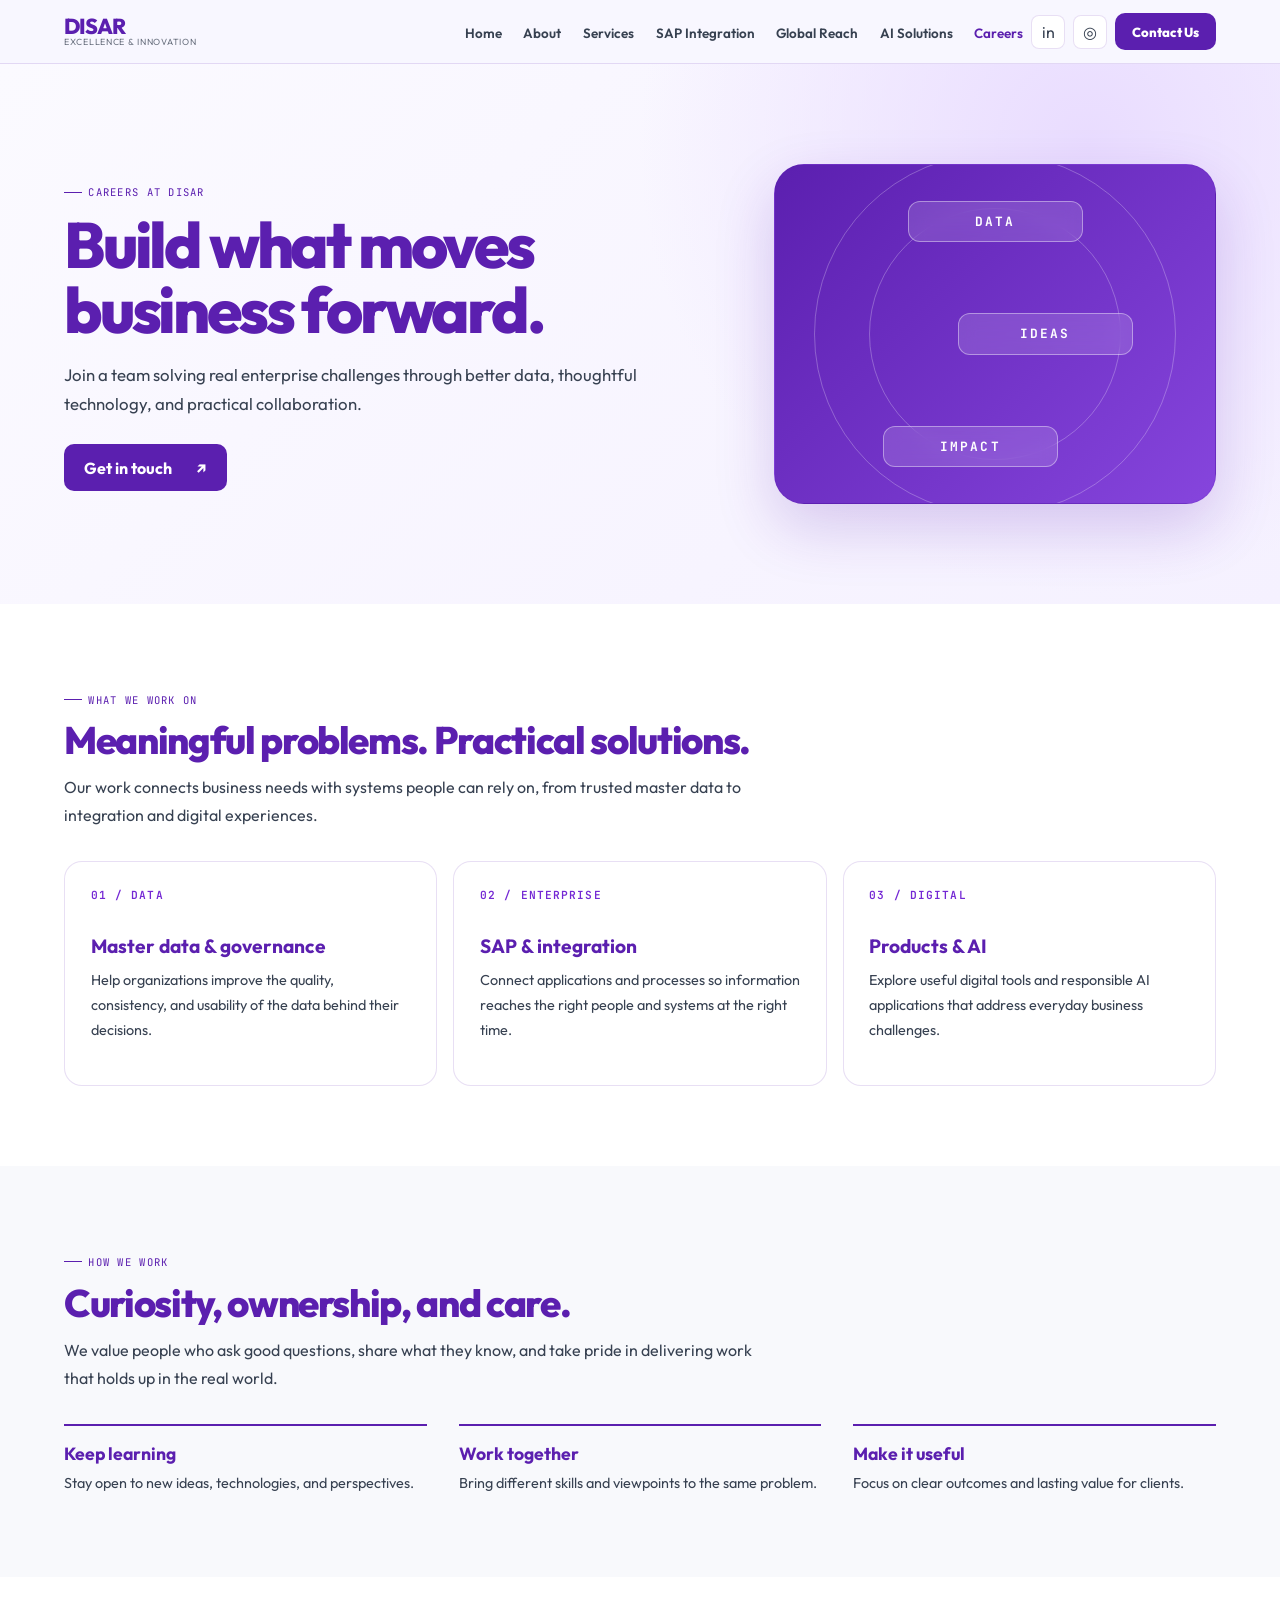
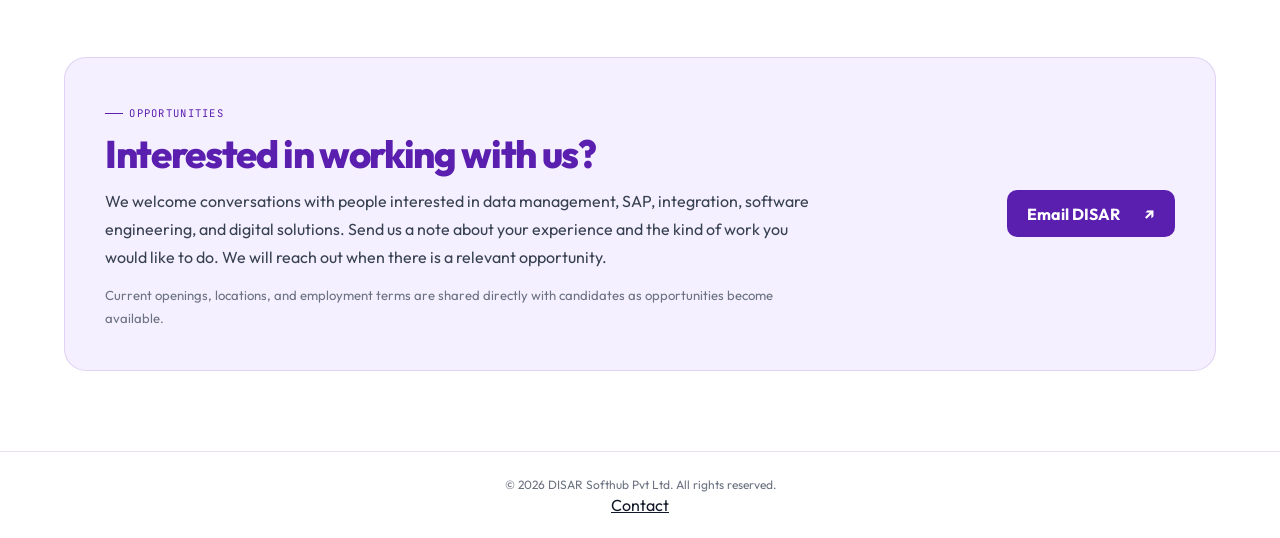
<file: careers.html>
<!DOCTYPE html>
<html lang="en">
<head>
    <meta charset="UTF-8" />
    <meta name="viewport" content="width=device-width, initial-scale=1.0" />
    <link rel="preconnect" href="https://fonts.googleapis.com" />
    <link rel="preconnect" href="https://fonts.gstatic.com" crossorigin />
    <link href="https://fonts.googleapis.com/css2?family=Outfit:wght@300;400;500;600;700;800&family=JetBrains+Mono:wght@400;500&display=swap" rel="stylesheet" />
    <link rel="stylesheet" href="assets/css/styles.css" />
    <title>Careers — DISAR Softhub</title>
    <meta name="description" content="Explore career opportunities at DISAR Softhub. Work on master data, enterprise integration, SAP, AI, and digital products." />
    <link rel="canonical" href="https://disar.co.in/careers.html" />
    <script async src="https://www.googletagmanager.com/gtag/js?id=G-R92253KVHL"></script>
    <script>window.dataLayer=window.dataLayer||[];function gtag(){dataLayer.push(arguments)}gtag('js',new Date());gtag('config','G-R92253KVHL');</script>
</head>
<body>
    <div id="site-header"></div>
    <main class="page careers-page">
        <section class="careers-hero">
            <div class="careers-hero-inner reveal">
                <span class="label">Careers at DISAR</span>
                <h1>Build what moves business forward.</h1>
                <p class="hero-sub">Join a team solving real enterprise challenges through better data, thoughtful technology, and practical collaboration.</p>
                <a class="careers-button" href="mailto:info@disar.co.in?subject=Careers%20at%20DISAR">Get in touch <span aria-hidden="true">↗</span></a>
            </div>
            <div class="careers-hero-art" aria-hidden="true"><span>DATA</span><span>IDEAS</span><span>IMPACT</span></div>
        </section>
        <section class="careers-section" aria-labelledby="work-heading">
            <div class="careers-heading reveal"><span class="label">What we work on</span><h2 id="work-heading">Meaningful problems. Practical solutions.</h2><p>Our work connects business needs with systems people can rely on, from trusted master data to integration and digital experiences.</p></div>
            <div class="careers-grid">
                <article class="careers-card reveal"><span class="careers-number">01 / DATA</span><h3>Master data &amp; governance</h3><p>Help organizations improve the quality, consistency, and usability of the data behind their decisions.</p></article>
                <article class="careers-card reveal"><span class="careers-number">02 / ENTERPRISE</span><h3>SAP &amp; integration</h3><p>Connect applications and processes so information reaches the right people and systems at the right time.</p></article>
                <article class="careers-card reveal"><span class="careers-number">03 / DIGITAL</span><h3>Products &amp; AI</h3><p>Explore useful digital tools and responsible AI applications that address everyday business challenges.</p></article>
            </div>
        </section>
        <section class="careers-section careers-values" aria-labelledby="culture-heading">
            <div class="careers-heading reveal"><span class="label">How we work</span><h2 id="culture-heading">Curiosity, ownership, and care.</h2><p>We value people who ask good questions, share what they know, and take pride in delivering work that holds up in the real world.</p></div>
            <div class="careers-principles reveal"><div><strong>Keep learning</strong><p>Stay open to new ideas, technologies, and perspectives.</p></div><div><strong>Work together</strong><p>Bring different skills and viewpoints to the same problem.</p></div><div><strong>Make it useful</strong><p>Focus on clear outcomes and lasting value for clients.</p></div></div>
        </section>
        <section class="careers-section" aria-labelledby="opportunities-heading">
            <div class="careers-opportunity reveal"><div><span class="label">Opportunities</span><h2 id="opportunities-heading">Interested in working with us?</h2><p>We welcome conversations with people interested in data management, SAP, integration, software engineering, and digital solutions. Send us a note about your experience and the kind of work you would like to do. We will reach out when there is a relevant opportunity.</p><p class="careers-note">Current openings, locations, and employment terms are shared directly with candidates as opportunities become available.</p></div><a class="careers-button" href="mailto:info@disar.co.in?subject=Careers%20at%20DISAR">Email DISAR <span aria-hidden="true">↗</span></a></div>
        </section>
    </main>
    <div id="site-footer"></div>
    <script src="assets/js/components.js"></script>
    <script src="assets/js/script.js"></script>
</body>
</html>
</file>
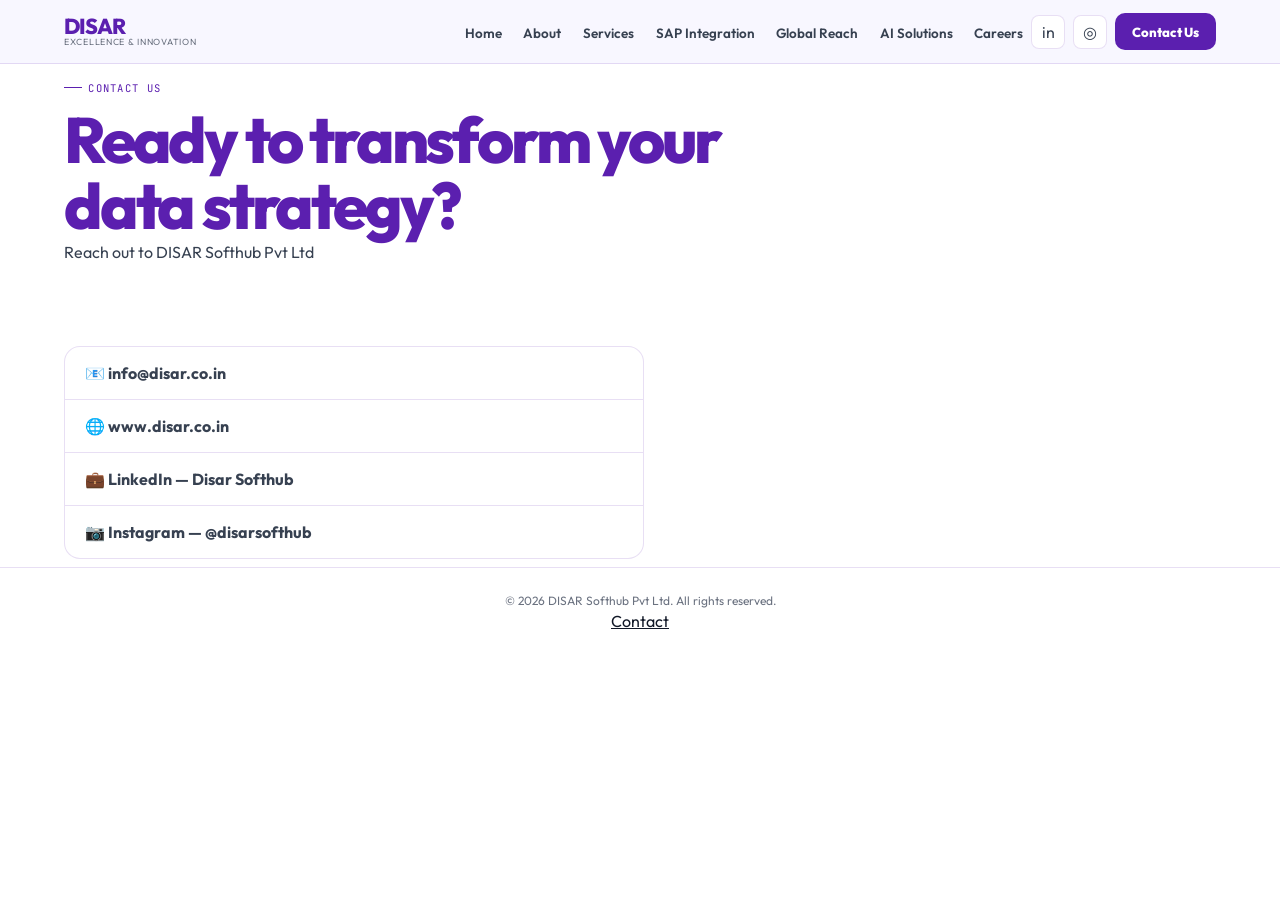
<file: contact.html>
<!DOCTYPE html>
<html lang="en">
<!-- Google tag (gtag.js) -->
<script async src="https://www.googletagmanager.com/gtag/js?id=G-R92253KVHL"></script>
<script>
    window.dataLayer = window.dataLayer || [];
    function gtag() { dataLayer.push(arguments); }
    gtag('js', new Date());

    gtag('config', 'G-R92253KVHL');
</script>
<head>
    <meta charset="UTF-8" />
    <meta name="viewport" content="width=device-width, initial-scale=1.0" />
    <link rel="preconnect" href="https://fonts.googleapis.com" />
    <link rel="preconnect" href="https://fonts.gstatic.com" crossorigin />
    <link href="https://fonts.googleapis.com/css2?family=Outfit:wght@300;400;500;600;700;800&family=JetBrains+Mono:wght@400;500&display=swap" rel="stylesheet" />
    <link rel="stylesheet" href="assets/css/styles.css" />
    <title>Contact — DISAR Softhub</title>
    <meta name="description"
          content="DISAR provides SAP Master Data Management, Master Data Governance, Enterprise Integration, Digital Transformation, and SAP Consulting services.">

    <meta name="keywords"
          content="SAP MDM, SAP MDG, SAP Integration, Enterprise Data Management, Digital Transformation">

    <meta name="author"
          content="DISAR Softhub Pvt Ltd">
</head>
<body>
    <div id="site-header"></div>

    <div class="mobile-menu" id="mobileMenu">
        <a href="index.html" onclick="closeMenu()">Home</a><a href="about.html" onclick="closeMenu()">About</a><a href="services.html" onclick="closeMenu()">Services</a><a href="integration.html" onclick="closeMenu()">SAP Integration</a><a href="reach.html" onclick="closeMenu()">Global Reach</a><a href="values.html" onclick="closeMenu()">Values</a><a href="contact.html" onclick="closeMenu()">Contact Us</a>
    </div><main class="page">
        <section>
            <div class="section-header reveal">
                <span class="label">Contact Us</span><h1>Ready to transform your data strategy?</h1>
                <p class="lead">Reach out to DISAR Softhub Pvt Ltd</p>
            </div><div class="contact-card reveal">
                <a href="mailto:info@disar.co.in" class="contact-link">📧 info@disar.co.in</a>
                <a href="https://www.disar.co.in" target="_blank" class="contact-link">🌐 www.disar.co.in</a>
                <a href="https://www.linkedin.com/in/disar-softhub-05b449414" target="_blank" class="contact-link">💼 LinkedIn — Disar Softhub</a>
                <a href="https://www.instagram.com/disarsofthub/" target="_blank" class="contact-link">📷 Instagram — @disarsofthub</a>

            </div>
        </section>
    </main><!--<footer><p>© 2025 Disar Softhub Pvt Ltd. All rights reserved.</p></footer>-->
    <div id="site-footer"></div>

    <script src="assets/js/components.js"></script>
    <script src="assets/js/script.js"></script>
</body>
</html>
</file>
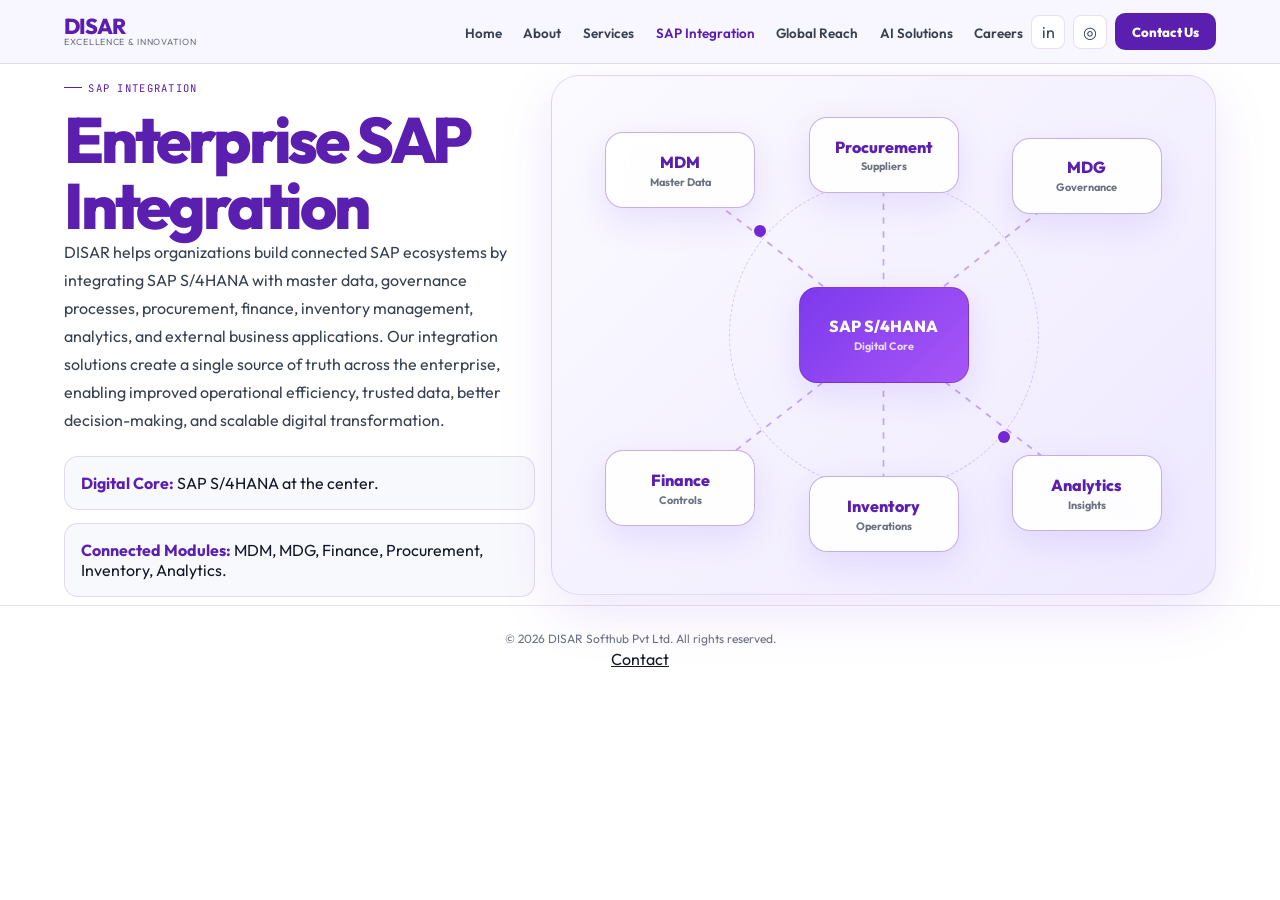
<file: integration.html>
<!DOCTYPE html>
<html lang="en">
<!-- Google tag (gtag.js) -->
<script async src="https://www.googletagmanager.com/gtag/js?id=G-R92253KVHL"></script>
<script>
    window.dataLayer = window.dataLayer || [];
    function gtag() { dataLayer.push(arguments); }
    gtag('js', new Date());

    gtag('config', 'G-R92253KVHL');
</script>
<head>
    <meta charset="UTF-8" />
    <meta name="viewport" content="width=device-width, initial-scale=1.0" />
    <link rel="preconnect" href="https://fonts.googleapis.com" />
    <link rel="preconnect" href="https://fonts.gstatic.com" crossorigin />
    <link href="https://fonts.googleapis.com/css2?family=Outfit:wght@300;400;500;600;700;800&family=JetBrains+Mono:wght@400;500&display=swap" rel="stylesheet" />
    <link rel="stylesheet" href="assets/css/styles.css" />
    <title>SAP Integration — DISAR Softhub</title>
    <meta name="description"
          content="DISAR provides SAP Master Data Management, Master Data Governance, Enterprise Integration, Digital Transformation, and SAP Consulting services.">

    <meta name="keywords"
          content="SAP MDM, SAP MDG, SAP Integration, Enterprise Data Management, Digital Transformation">

    <meta name="author"
          content="DISAR Softhub Pvt Ltd">
</head>
<body>
    <!--<nav>
        <a href="index.html" class="logo-wrap"><span class="logo-name">DISAR</span><span class="logo-tagline">Excellence &amp; Innovation</span></a>-->
        <!--<ul class="nav-links">
            <li><a href="about.html">About</a></li>
            <li><a href="services.html">Services</a></li>
            <li><a href="integration.html">SAP Integration</a></li>
            <li><a href="reach.html">Global Reach</a></li>-->
        <!--<li><a href="contact.html">Contact Us</a></li>
        </ul>-->
        <!--<div class="nav-right">
            <ul class="nav-links">
                <li><a href="index.html">Home</a></li>
                <li><a href="about.html">About</a></li>
                <li><a href="services.html">Services</a></li>
                <li><a href="integration.html">SAP Integration</a></li>
                <li><a href="reach.html">Global Reach</a></li>
                <li><a href="ai.html" data-i18n="nav.ai">AI Solutions</a></li>
                <li><a href="contact.html">Contact Us</a></li>
            </ul><a class="nav-icon-btn" href="https://www.linkedin.com/in/disar-softhub-05b449414" target="_blank" title="LinkedIn">in</a>
            <a class="nav-icon-btn" href="https://www.instagram.com/disarsofthub/" target="_blank" title="Instagram">◎</a>
            <a href="contact.html" class="nav-contact-btn">Contact Us</a>
        </div>
        <button class="hamburger" id="hamburger" aria-label="Menu"><span></span><span></span><span></span></button>
    </nav>
    <div class="mobile-menu" id="mobileMenu">
        <a href="index.html" onclick="closeMenu()">Home</a><a href="about.html" onclick="closeMenu()">About</a><a href="services.html" onclick="closeMenu()">Services</a><a href="integration.html" onclick="closeMenu()">SAP Integration</a><a href="reach.html" onclick="closeMenu()">Global Reach</a><a href="values.html" onclick="closeMenu()">Values</a><a href="contact.html" onclick="closeMenu()">Contact Us</a>
    </div>-->
    <div id="site-header"></div>
    <main class="page">
        <section class="connection-section">
            <div class="connection-layout">
                <div class="reveal">
                    <span class="label">SAP Integration</span><h1>Enterprise SAP Integration</h1>
                    <p class="lead">
                        DISAR helps organizations build connected SAP ecosystems by integrating SAP S/4HANA with master data, governance processes, procurement, finance, inventory management, analytics, and external business applications.

                        Our integration solutions create a single source of truth across the enterprise, enabling improved operational efficiency, trusted data, better decision-making, and scalable digital transformation.
                    </p><div class="connection-list">
                        <div class="mini-card"><b>Digital Core:</b> SAP S/4HANA at the center.</div><div class="mini-card">
                            <b>Connected Modules:</b> MDM, MDG, Finance, Procurement, Inventory, Analytics.
                        </div>
                    </div>
                </div><div class="network-map reveal"><div class="orbit"></div><svg viewBox="0 0 800 560" preserveAspectRatio="none"><path class="pulse-line" d="M400 280 C180 120 150 105 100 85" /><path class="pulse-line" d="M400 280 C620 120 650 105 700 85" /><path class="pulse-line" d="M400 280 C185 430 155 455 100 475" /><path class="pulse-line" d="M400 280 C620 430 650 455 700 475" /><path class="pulse-line" d="M400 280 C400 135 400 95 400 65" /><path class="pulse-line" d="M400 280 C400 425 400 465 400 505" /></svg><div class="module core">SAP S/4HANA<span>Digital Core</span></div><div class="module m1">MDM<span>Master Data</span></div><div class="module m2">MDG<span>Governance</span></div><div class="module m3">Finance<span>Controls</span></div><div class="module m4">Analytics<span>Insights</span></div><div class="module m5">Procurement<span>Suppliers</span></div><div class="module m6">Inventory<span>Operations</span></div></div>
            </div>
        </section>
    </main>
    <!--<footer><p>© 2025 Disar Softhub Pvt Ltd. All rights reserved.</p></footer>-->
    <div id="site-footer"></div>

    <script src="assets/js/components.js"></script>
    <script src="assets/js/script.js"></script>
</body>
</html>
</file>
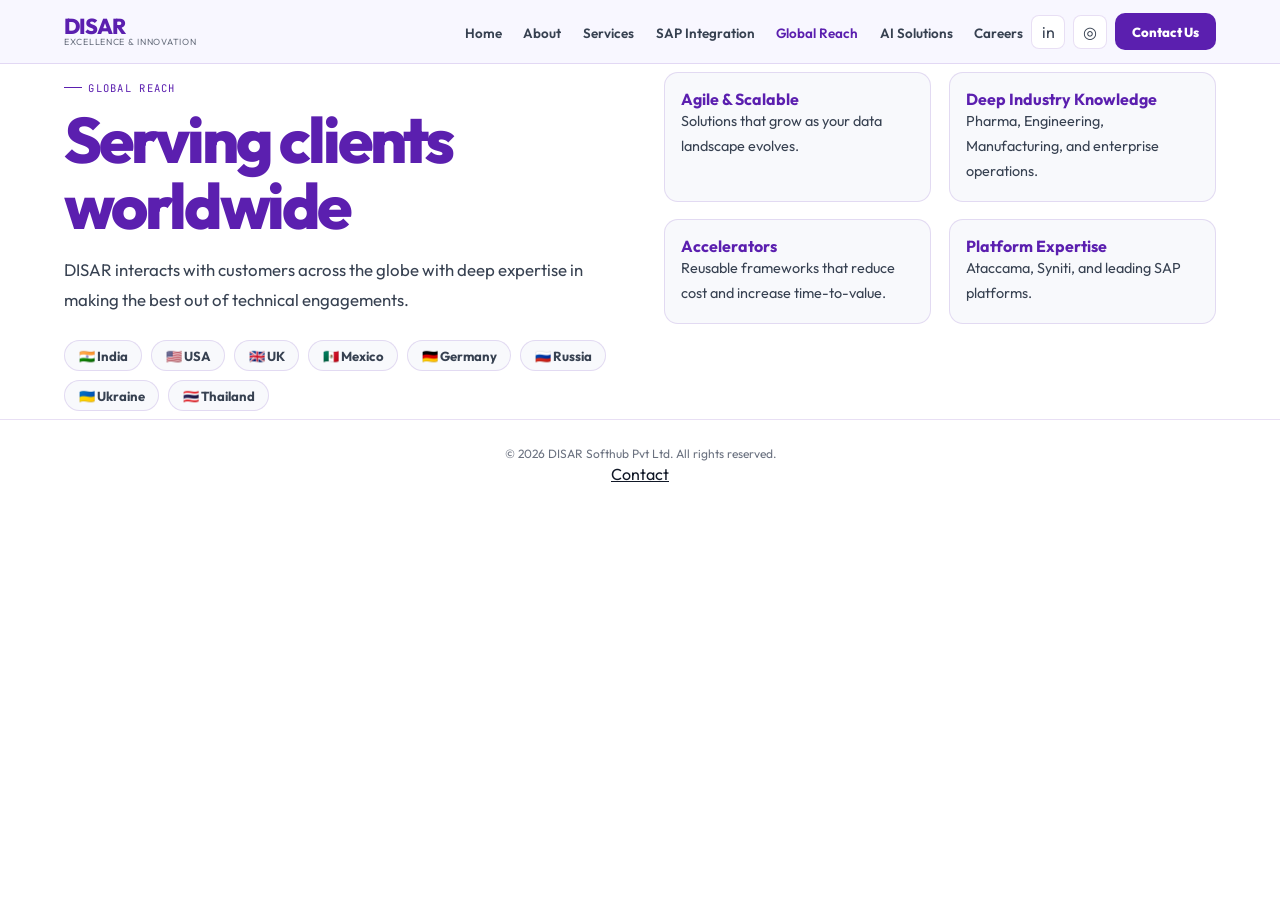
<file: reach.html>
<!DOCTYPE html>
<html lang="en">
<!-- Google tag (gtag.js) -->
<script async src="https://www.googletagmanager.com/gtag/js?id=G-R92253KVHL"></script>
<script>
    window.dataLayer = window.dataLayer || [];
    function gtag() { dataLayer.push(arguments); }
    gtag('js', new Date());

    gtag('config', 'G-R92253KVHL');
</script>
<head>
    <meta charset="UTF-8" />
    <meta name="viewport" content="width=device-width, initial-scale=1.0" />
    <link rel="preconnect" href="https://fonts.googleapis.com" />
    <link rel="preconnect" href="https://fonts.gstatic.com" crossorigin />
    <link href="https://fonts.googleapis.com/css2?family=Outfit:wght@300;400;500;600;700;800&family=JetBrains+Mono:wght@400;500&display=swap" rel="stylesheet" />
    <link rel="stylesheet" href="assets/css/styles.css" />
    <title>Global Reach — DISAR Softhub</title>
    <meta name="description"
          content="DISAR provides SAP Master Data Management, Master Data Governance, Enterprise Integration, Digital Transformation, and SAP Consulting services.">

    <meta name="keywords"
          content="SAP MDM, SAP MDG, SAP Integration, Enterprise Data Management, Digital Transformation">

    <meta name="author"
          content="DISAR Softhub Pvt Ltd">
</head>
<body>
    <!--<nav>
        <a href="index.html" class="logo-wrap"><span class="logo-name">DISAR</span><span class="logo-tagline">Excellence &amp; Innovation</span></a>-->
        <!--<ul class="nav-links">
            <li><a href="about.html">About</a></li>
            <li><a href="services.html">Services</a></li>
            <li><a href="integration.html">SAP Integration</a></li>
            <li><a href="reach.html">Global Reach</a></li>-->
        <!--<li><a href="contact.html">Contact Us</a></li>
        </ul>-->
        <!--<div class="nav-right">
            <ul class="nav-links">
                <li><a href="index.html">Home</a></li>
                <li><a href="about.html">About</a></li>
                <li><a href="services.html">Services</a></li>
                <li><a href="integration.html">SAP Integration</a></li>
                <li><a href="reach.html">Global Reach</a></li>
                <li><a href="ai.html" data-i18n="nav.ai">AI Solutions</a></li>
                <li><a href="contact.html">Contact Us</a></li>
            </ul>
            <a class="nav-icon-btn" href="https://www.linkedin.com/in/disar-softhub-05b449414" target="_blank" title="LinkedIn">in</a>
            <a class="nav-icon-btn" href="https://www.instagram.com/disarsofthub/" target="_blank" title="Instagram">◎</a>
            <a href="contact.html" class="nav-contact-btn">Contact Us</a>
        </div>
        <button class="hamburger" id="hamburger" aria-label="Menu"><span></span><span></span><span></span></button>
    </nav>
    <div class="mobile-menu" id="mobileMenu">
        <a href="index.html" onclick="closeMenu()">Home</a><a href="about.html" onclick="closeMenu()">About</a><a href="services.html" onclick="closeMenu()">Services</a><a href="integration.html" onclick="closeMenu()">SAP Integration</a><a href="reach.html" onclick="closeMenu()">
            Global Reach
        </a><a href="values.html" onclick="closeMenu()">Values</a><a href="contact.html" onclick="closeMenu()">Contact Us</a>
    </div>-->
    <div id="site-header"></div>
    <main class="page">
        <section>
            <div class="split">
                <div class="reveal">
                    <span class="label">Global Reach</span><h1>Serving clients worldwide</h1>
                    <p class="hero-sub">DISAR interacts with customers across the globe with deep expertise in making the best out of technical engagements.</p><div class="chips">
                        <span class="chip">🇮🇳 India</span><span class="chip">🇺🇸 USA</span><span class="chip">🇬🇧 UK</span><span class="chip">🇲🇽 Mexico</span><span class="chip">🇩🇪 Germany</span>
                        <span class="chip">🇷🇺 Russia</span><span class="chip">🇺🇦 Ukraine</span><span class="chip">🇹🇭 Thailand</span>
                    </div>
                </div>

                <div class="cards-grid reveal">
                    <div class="mini-card">
                        <b>Agile & Scalable</b>
                        <p>Solutions that grow as your data landscape evolves.</p>
                    </div><div class="mini-card">
                        <b>Deep Industry Knowledge</b><p>Pharma, Engineering, Manufacturing, and enterprise operations.</p>
                    </div>
                    <div class="mini-card"><b>Accelerators</b><p>Reusable frameworks that reduce cost and increase time-to-value.</p></div><div class="mini-card">
                        <b>Platform Expertise</b><p>Ataccama, Syniti, and leading SAP platforms.</p>
                    </div>
                </div>
            </div>
        </section>
    </main>
    <!--<footer><p>© 2025 Disar Softhub Pvt Ltd. All rights reserved.</p></footer>-->
    <div id="site-footer"></div>

    <script src="assets/js/components.js"></script>
    <script src="assets/js/script.js"></script>
</body>
</html>
</file>
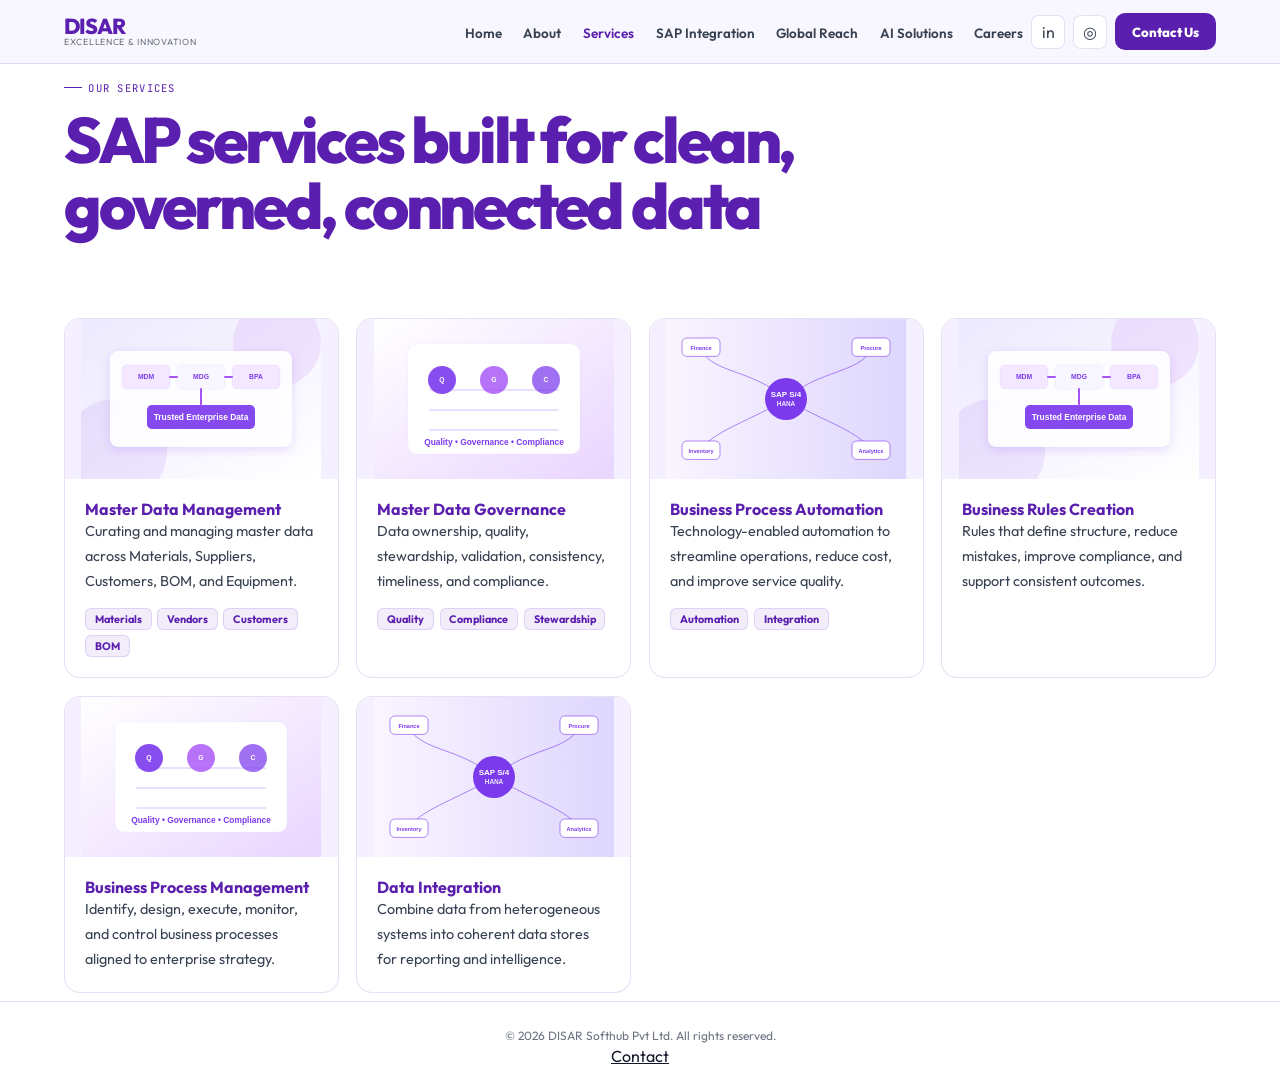
<file: services.html>
<!DOCTYPE html>
<html lang="en">
<!-- Google tag (gtag.js) -->
<script async src="https://www.googletagmanager.com/gtag/js?id=G-R92253KVHL"></script>
<script>
    window.dataLayer = window.dataLayer || [];
    function gtag() { dataLayer.push(arguments); }
    gtag('js', new Date());

    gtag('config', 'G-R92253KVHL');
</script>
<head>
    <meta charset="UTF-8" />
    <meta name="viewport" content="width=device-width, initial-scale=1.0" />
    <link rel="preconnect" href="https://fonts.googleapis.com" />
    <link rel="preconnect" href="https://fonts.gstatic.com" crossorigin />
    <link href="https://fonts.googleapis.com/css2?family=Outfit:wght@300;400;500;600;700;800&family=JetBrains+Mono:wght@400;500&display=swap" rel="stylesheet" />
    <link rel="stylesheet" href="assets/css/styles.css" />
    <title>Services — DISAR Softhub</title>
    <meta name="description"
          content="DISAR provides SAP Master Data Management, Master Data Governance, Enterprise Integration, Digital Transformation, and SAP Consulting services.">

    <meta name="keywords"
          content="SAP MDM, SAP MDG, SAP Integration, Enterprise Data Management, Digital Transformation">

    <meta name="author"
          content="DISAR Softhub Pvt Ltd">
</head>
<body>
    <!--<nav>
        <a href="index.html" class="logo-wrap"><span class="logo-name">DISAR</span><span class="logo-tagline">Excellence &amp; Innovation</span></a>-->
        <!--<ul class="nav-links">
            <li><a href="about.html">About</a></li>
            <li><a href="services.html">Services</a></li>
            <li><a href="integration.html">SAP Integration</a></li>
            <li><a href="reach.html">Global Reach</a></li>-->
        <!--<li><a href="contact.html">Contact Us</a></li>
        </ul>-->
        <!--<div class="nav-right">
            <ul class="nav-links">
                <li><a href="index.html">Home</a></li>
                <li><a href="about.html">About</a></li>
                <li><a href="services.html">Services</a></li>
                <li><a href="integration.html">SAP Integration</a></li>
                <li><a href="reach.html">Global Reach</a></li>
                <li><a href="ai.html" data-i18n="nav.ai">AI Solutions</a></li>
                <li><a href="contact.html">Contact Us</a></li>
            </ul><a class="nav-icon-btn" href="https://www.linkedin.com/in/disar-softhub-05b449414" target="_blank" title="LinkedIn">in</a>
            <a class="nav-icon-btn" href="https://www.instagram.com/disarsofthub/" target="_blank" title="Instagram">◎</a>
            <a href="contact.html" class="nav-contact-btn">Contact Us</a>
        </div>
        <button class="hamburger" id="hamburger" aria-label="Menu"><span></span><span></span><span></span></button>
    </nav>
    <div class="mobile-menu" id="mobileMenu">
        <a href="index.html" onclick="closeMenu()">Home</a><a href="about.html" onclick="closeMenu()">About</a><a href="services.html" onclick="closeMenu()">Services</a><a href="integration.html" onclick="closeMenu()">SAP Integration</a>
        <a href="reach.html" onclick="closeMenu()">Global Reach</a><a href="values.html" onclick="closeMenu()">Values</a><a href="contact.html" onclick="closeMenu()">Contact Us</a>
    </div>-->
    <div id="site-header"></div>
    <main class="page">
        <section>
            <div class="section-header reveal">
                <span class="label">Our Services</span><h1>SAP services built for clean, governed, connected data</h1>
                <!--<p class="lead">Each service card is now easier to maintain in a separate page instead of one large HTML file.</p>-->
            </div>
            <div class="cards-grid reveal">
                <div class="card">
                    <div class="card-img">
                        <img src="assets/images/hero-data.svg" alt="SAP Integration">
                    </div>
                    <div class="card-body">
                        <h3>Master Data Management</h3><p>Curating and managing master data across Materials, Suppliers, Customers, BOM, and Equipment.</p>
                        <div class="tag-row"><span class="tag">Materials</span><span class="tag">Vendors</span><span class="tag">Customers</span><span class="tag">BOM</span></div>
                    </div>
                </div><div class="card">
                    <div class="card-img">
                        <img src="assets/images/hero-governance.svg" alt="SAP Integration">
                    </div><div class="card-body">
                        <h3>Master Data Governance</h3>
                        <p>Data ownership, quality, stewardship, validation, consistency, timeliness, and compliance.</p><div class="tag-row">
                            <span class="tag">Quality</span><span class="tag">Compliance</span>
                            <span class="tag">Stewardship</span>
                        </div>
                    </div>
                </div><div class="card">
                    <div class="card-img">
                        <img src="assets/images/hero-sap.svg" alt="SAP Integration">
                    </div><div class="card-body">
                        <h3>Business Process Automation</h3>
                        <p>Technology-enabled automation to streamline operations, reduce cost, and improve service quality.</p><div class="tag-row">
                            <span class="tag">Automation</span>
                            <span class="tag">Integration</span>
                        </div>
                    </div>
                </div><div class="card">
                    <div class="card-img">
                        <img src="assets/images/hero-data.svg" alt="SAP Integration">
                    </div><div class="card-body">
                        <h3>Business Rules Creation</h3><p>Rules that define structure, reduce mistakes, improve compliance, and support consistent outcomes.</p>
                    </div>
                </div><div class="card">
                    <div class="card-img">
                        <img src="assets/images/hero-governance.svg" alt="SAP Integration">
                    </div><div class="card-body">
                        <h3>Business Process Management</h3>
                        <p>Identify, design, execute, monitor, and control business processes aligned to enterprise strategy.</p>
                    </div>
                </div><div class="card">
                    <div class="card-img">
                        <img src="assets/images/hero-sap.svg" alt="SAP Integration">
                    </div><div class="card-body">
                        <h3>Data Integration</h3>
                        <p>Combine data from heterogeneous systems into coherent data stores for reporting and intelligence.</p>
                    </div>
                </div>
            </div>
        </section>
    </main>
    <!--<footer><p>© 2025 Disar Softhub Pvt Ltd. All rights reserved.</p></footer>-->
    <div id="site-footer"></div>

    <script src="assets/js/components.js"></script>
    <script src="assets/js/script.js"></script>
</body>
</html>
</file>
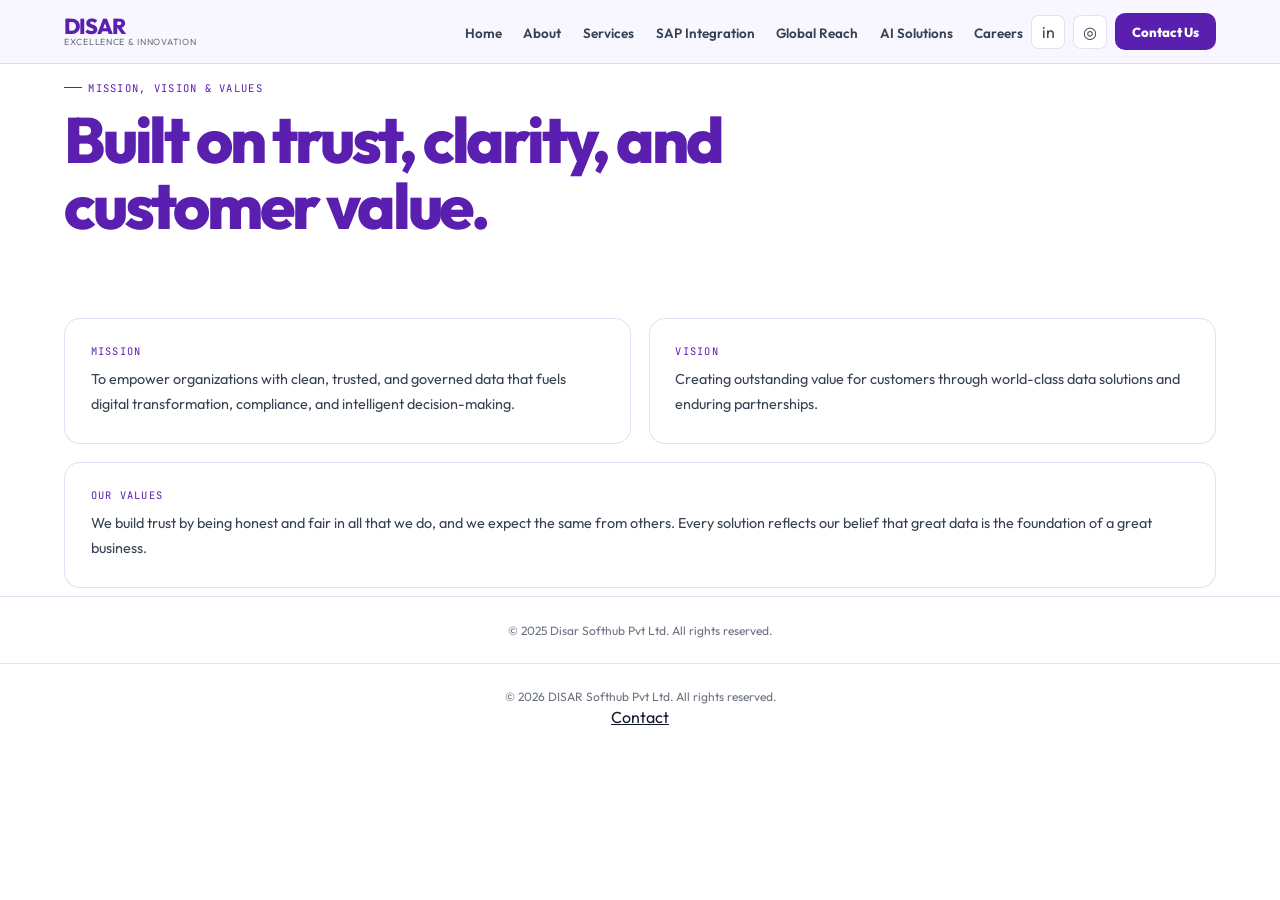
<file: values.html>
<!DOCTYPE html>
<html lang="en">
<!-- Google tag (gtag.js) -->
<script async src="https://www.googletagmanager.com/gtag/js?id=G-R92253KVHL"></script>
<script>
    window.dataLayer = window.dataLayer || [];
    function gtag() { dataLayer.push(arguments); }
    gtag('js', new Date());

    gtag('config', 'G-R92253KVHL');
</script>
<head>
    <meta charset="UTF-8" />
    <meta name="viewport" content="width=device-width, initial-scale=1.0" />
    <link rel="preconnect" href="https://fonts.googleapis.com" />
    <link rel="preconnect" href="https://fonts.gstatic.com" crossorigin />
    <link href="https://fonts.googleapis.com/css2?family=Outfit:wght@300;400;500;600;700;800&family=JetBrains+Mono:wght@400;500&display=swap" rel="stylesheet" />
    <link rel="stylesheet" href="assets/css/styles.css" />
    <title>Values — DISAR Softhub</title>
    <meta name="description"
          content="DISAR provides SAP Master Data Management, Master Data Governance, Enterprise Integration, Digital Transformation, and SAP Consulting services.">

    <meta name="keywords"
          content="SAP MDM, SAP MDG, SAP Integration, Enterprise Data Management, Digital Transformation">

    <meta name="author"
          content="DISAR Softhub Pvt Ltd">
</head>
<body>
    <!--<nav>
        <a href="index.html" class="logo-wrap"><span class="logo-name">DISAR</span><span class="logo-tagline">Excellence &amp; Innovation</span></a>
        <ul class="nav-links">
            <li><a href="about.html">About</a></li>
            <li><a href="services.html">Services</a></li>
            <li><a href="integration.html">SAP Integration</a></li>
            <li><a href="reach.html">Global Reach</a></li>
            <li><a href="values.html">Values</a></li>
            <li><a href="contact.html">Contact Us</a></li>
        </ul>
        <div class="nav-right">
            <a class="nav-icon-btn" href="https://www.linkedin.com/in/disar-softhub-05b449414" target="_blank" title="LinkedIn">in</a>
            <a class="nav-icon-btn" href="https://www.instagram.com/disarsofthub/" target="_blank" title="Instagram">◎</a>
            <a href="contact.html" class="nav-contact-btn">Contact Us</a>
        </div>
        <button class="hamburger" id="hamburger" aria-label="Menu"><span></span><span></span><span></span></button>
    </nav>
    <div class="mobile-menu" id="mobileMenu">
        <a href="about.html" onclick="closeMenu()">About</a><a href="services.html" onclick="closeMenu()">Services</a><a href="integration.html" onclick="closeMenu()">SAP Integration</a><a href="reach.html" onclick="closeMenu()">Global Reach</a><a href="values.html" onclick="closeMenu()">Values</a><a href="contact.html" onclick="closeMenu()">Contact Us</a>
    </div>-->
    <div id="site-header"></div>
    <main class="page"><section><div class="section-header reveal"><span class="label">Mission, Vision & Values</span><h1>Built on trust, clarity, and customer value.</h1></div><div class="vm-grid reveal"><div class="vm-card"><span class="vm-tag">Mission</span><p>To empower organizations with clean, trusted, and governed data that fuels digital transformation, compliance, and intelligent decision-making.</p></div><div class="vm-card"><span class="vm-tag">Vision</span><p>Creating outstanding value for customers through world-class data solutions and enduring partnerships.</p></div><div class="vm-card span2"><span class="vm-tag">Our Values</span><p>We build trust by being honest and fair in all that we do, and we expect the same from others. Every solution reflects our belief that great data is the foundation of a great business.</p></div></div></section></main><footer><p>© 2025 Disar Softhub Pvt Ltd. All rights reserved.</p></footer>
    <div id="site-footer"></div>

    <script src="assets/js/components.js"></script>
    <script src="assets/js/script.js"></script>
</body>
</html>
</file>
<file: assets/css/styles.css>
:root {
    --bg: #ffffff;
    --bg2: #f8f9fc;
    --bg3: #f1f2f7;
    --border: rgba(91,31,175,.14);
    --border-h: rgba(91,31,175,.35);
    --text: #111827;
    --text-2: #374151;
    --text-3: #6b7280;
    --accent: #5B1FAF;
    --accent-2: #7428D4;
    --accent-3: #46158C;
    --accent-lt: rgba(91,31,175,.08);
    --nav-h: 64px;
    --radius: 16px;
    --font: 'Outfit',sans-serif;
    --mono: 'JetBrains Mono',monospace;
}

* {
    box-sizing: border-box;
    margin: 0;
    padding: 0
}

html {
    scroll-behavior: smooth
}

body {
    font-family: var(--font);
    background: var(--bg);
    color: var(--text);
    overflow-x: hidden;
    -webkit-font-smoothing: antialiased
}

a {
    color: inherit
}

p {
    font-size: .9rem;
    line-height: 1.75;
    color: var(--text-2)
}

h1 {
    font-size: clamp(2.2rem,5vw,4.9rem);
    font-weight: 800;
    line-height: 1.02;
    letter-spacing: -.05em;
    color: var(--accent)
}

    h1 em {
        font-style: normal;
        color: var(--accent-2)
    }

h2 {
    font-size: clamp(1.55rem,3vw,2.45rem);
    font-weight: 800;
    line-height: 1.12;
    letter-spacing: -.035em;
    color: var(--accent);
    margin-bottom: .7rem
}

h3 {
    font-size: 1rem;
    color: var(--accent);
    font-weight: 700
}

.page {
    padding-top: var(--nav-h)
}

nav {
    position: fixed;
    inset: 0 0 auto 0;
    height: var(--nav-h);
    z-index: 200;
    display: flex;
    align-items: center;
    justify-content: space-between;
    padding: 0 5%;
    background: rgba(248,247,255,.94);
    backdrop-filter: blur(18px);
    border-bottom: 1px solid var(--border)
}

.logo-wrap {
    text-decoration: none;
    display: flex;
    flex-direction: column;
    line-height: 1
}

.logo-name {
    font-size: 1.35rem;
    font-weight: 800;
    letter-spacing: -.05em;
    color: var(--accent)
}

.logo-tagline {
    font-size: .56rem;
    color: var(--text-3);
    letter-spacing: .08em;
    text-transform: uppercase
}

.nav-links {
    display: flex;
    gap: 1.35rem;
    list-style: none;
    margin-left: auto;
}

    .nav-links a {
        text-decoration: none;
        color: var(--text-2);
        font-size: .84rem;
        font-weight: 600;
        white-space: nowrap;
    }

        .nav-links a:hover, .nav-links a.active {
            color: var(--accent)
        }

.nav-right {
    display: flex;
    gap: .5rem;
    align-items: center;
}

.nav-icon-btn {
    width: 34px;
    height: 34px;
    border: 1px solid var(--border);
    border-radius: 8px;
    background: #fff;
    display: grid;
    place-items: center;
    text-decoration: none;
    color: var(--text-2)
}

.nav-contact-btn, .btn {
    display: inline-flex;
    align-items: center;
    justify-content: center;
    gap: .45rem;
    padding: .68rem 1.05rem;
    border-radius: 10px;
    background: var(--accent);
    color: #fff;
    text-decoration: none;
    font-weight: 800;
    font-size: .82rem;
    border: 0
}

    .btn.secondary {
        background: #fff;
        color: var(--accent);
        border: 1px solid var(--border)
    }

.hamburger {
    display: none;
    flex-direction: column;
    gap: 5px;
    background: none;
    border: 0;
    cursor: pointer
}

    .hamburger span {
        display: block;
        width: 23px;
        height: 2px;
        border-radius: 2px;
        background: var(--accent)
    }

.mobile-menu {
    display: none;
    position: fixed;
    top: var(--nav-h);
    left: 0;
    right: 0;
    bottom: 0;
    background: var(--bg);
    z-index: 190;
    padding: 1.4rem 6%;
    flex-direction: column
}

    .mobile-menu.open {
        display: flex
    }

    .mobile-menu a {
        text-decoration: none;
        padding: 1rem 0;
        border-bottom: 1px solid var(--border);
        font-weight: 700;
        color: var(--text-2)
    }

section {
    padding: 0.5rem 5%
}

.section-header {
    max-width: 760px;
    margin-bottom: 5rem
}

.lead {
    font-size: 1rem;
    max-width: 640px
}

.label {
    display: inline-flex;
    gap: .4rem;
    align-items: center;
    font-family: var(--mono);
    font-size: .66rem;
    letter-spacing: .12em;
    text-transform: uppercase;
    color: var(--accent);
    margin-bottom: .8rem
}

    .label:before {
        content: '';
        width: 18px;
        height: 1px;
        background: var(--accent)
    }

.divider {
    height: 1px;
    border: 0;
    background: var(--border)
}

.hero {
    min-height: 100vh;
    display: grid;
    grid-template-columns: minmax(0,1fr) minmax(420px,560px);
    gap: 1.6rem;
    align-items: center;
    position: relative;
    overflow: hidden;
    padding-top: calc(var(--nav-h) + 0.5rem);
    padding-bottom: 0.5rem
}

    .hero:before {
        content: '';
        position: absolute;
        inset: 0;
        background: radial-gradient(circle at 80% 10%,rgba(124,58,237,.14),transparent 34%),radial-gradient(circle at 20% 85%,rgba(168,85,247,.12),transparent 38%);
        z-index: -1
    }

.hero-sub {
    font-size: 1.05rem;
    max-width: 590px;
    margin: 1.1rem 0 1.6rem
}

.hero-actions {
    display: flex;
    gap: .8rem;
    flex-wrap: wrap
}

.hero-visual {
    position: relative;
    height: 440px;
    border-radius: 28px;
    overflow: hidden;
    border: 1px solid var(--border);
    background: #fff;
    box-shadow: 0 24px 80px rgba(124,58,237,.16)
}

.hero-slide {
    position: absolute;
    inset: 0;
    opacity: 0;
    transition: opacity 1s ease,transform 6s ease;
    background-size: cover;
    background-position: center;
    transform: scale(1.02)
}

    .hero-slide.active {
        opacity: 1;
        transform: scale(1)
    }

.slide-caption {
    position: absolute;
    left: 24px;
    right: 24px;
    bottom: 22px;
    padding: 1rem;
    border: 1px solid rgba(255,255,255,.5);
    border-radius: 18px;
    background: rgba(255,255,255,.82);
    backdrop-filter: blur(10px)
}

    .slide-caption strong {
        color: var(--accent);
        display: block;
        margin-bottom: .2rem
    }

.hero-dots {
    position: absolute;
    left: 24px;
    top: 22px;
    display: flex;
    gap: .45rem;
    z-index: 4
}

.hero-dot {
    width: 9px;
    height: 9px;
    border-radius: 20px;
    background: rgba(255,255,255,.7);
    border: 1px solid rgba(124,58,237,.25);
    cursor: pointer
}

    .hero-dot.active {
        width: 28px;
        background: var(--accent)
    }

.stats-strip {
    display: grid;
    grid-template-columns: repeat(5,1fr);
    margin-top: 2.2rem;
    border: 1px solid var(--border);
    border-radius: var(--radius);
    overflow: hidden;
    background: rgba(255,255,255,.8);
    max-width: 780px
}

.stat-item {
    padding: 1rem;
    border-right: 1px solid var(--border)
}

    .stat-item:last-child {
        border-right: 0
    }

.stat-val {
    font-size: 1.3rem;
    font-weight: 800;
    color: var(--accent)
}

.stat-lbl {
    font-size: .62rem;
    text-transform: uppercase;
    color: var(--text-3);
    letter-spacing: .08em
}

.connection-section {
    background: #fff
}

.connection-layout {
    display: grid;
    grid-template-columns: minmax(320px,.85fr) minmax(560px,1.2fr);
    gap: 1rem;
    align-items: center
}

.connection-list {
    display: grid;
    gap: .8rem;
    margin-top: 1.4rem
}

.mini-card {
    padding: 1rem;
    border: 1px solid var(--border);
    border-radius: 14px;
    background: var(--bg2)
}

    .mini-card b {
        color: var(--accent)
    }

.network-map {
    min-height: 520px;
    position: relative;
    border: 1px solid var(--border);
    border-radius: 28px;
    background: linear-gradient(135deg,#fbfaff,#eee9ff);
    overflow: hidden;
    box-shadow: 0 18px 55px rgba(124,58,237,.12)
}

    .network-map svg {
        position: absolute;
        inset: 0;
        width: 100%;
        height: 100%
    }

.module {
    position: absolute;
    width: 150px;
    min-height: 76px;
    border: 1px solid var(--border-h);
    border-radius: 18px;
    background: rgba(255,255,255,.88);
    backdrop-filter: blur(8px);
    display: flex;
    flex-direction: column;
    align-items: center;
    justify-content: center;
    text-align: center;
    font-weight: 800;
    color: var(--accent);
    box-shadow: 0 12px 34px rgba(124,58,237,.13);
    animation: float 5s ease-in-out infinite;
}

    .module span {
        font-size: .68rem;
        color: var(--text-3);
        font-weight: 700;
        margin-top: .18rem
    }

    .module.core {
        left: 50%;
        top: 50%;
        transform: translate(-50%,-50%);
        width: 170px;
        min-height: 96px;
        background: linear-gradient(135deg,#7c3aed,#a855f7);
        color: white;
        z-index: 3
    }

        .module.core span {
            color: rgba(255,255,255,.78)
        }

.m1 {
    left: 8%;
    top: 11%;
    animation-delay: .1s
}

.m2 {
    right: 8%;
    top: 12%;
    animation-delay: .6s
}

.m3 {
    left: 8%;
    bottom: 13%;
    animation-delay: 1.1s
}

.m4 {
    right: 8%;
    bottom: 12%;
    animation-delay: 1.5s
}

.m5 {
    left: 50%;
    top: 8%;
    transform: translateX(-50%);
    animation-delay: .9s
}

.m6 {
    left: 50%;
    bottom: 8%;
    transform: translateX(-50%);
    animation-delay: 1.9s
}

.pulse-line {
    stroke: rgba(124,58,237,.42);
    stroke-width: 2;
    stroke-dasharray: 7 8;
    fill: none;
    animation: dash 4s linear infinite
}

.pulse-dot {
    fill: #a855f7;
    filter: drop-shadow(0 0 8px rgba(168,85,247,.8));
    animation: pulse 2.4s ease-in-out infinite
}

.orbit {
    position: absolute;
    left: 50%;
    top: 50%;
    width: 310px;
    height: 310px;
    margin: -155px 0 0 -155px;
    border: 1px dashed rgba(124,58,237,.25);
    border-radius: 50%;
    animation: spin 22s linear infinite
}

    .orbit:before, .orbit:after {
        content: '';
        position: absolute;
        width: 12px;
        height: 12px;
        border-radius: 50%;
        background: var(--accent-2)
    }

    .orbit:before {
        left: 24px;
        top: 44px
    }

    .orbit:after {
        right: 28px;
        bottom: 46px
    }

.cards-grid {
    display: grid;
    grid-template-columns: repeat(auto-fit,minmax(260px,1fr));
    gap: 1.1rem
}

.card {
    background: #fff;
    border: 1px solid var(--border);
    border-radius: var(--radius);
    overflow: hidden;
    transition: .2s
}

    .card:hover {
        border-color: var(--border-h);
        box-shadow: 0 12px 34px rgba(124,58,237,.12);
        transform: translateY(-2px)
    }

/*.card-img {
    height: 160px;
    background-size: cover;
    background-position: center
}*/

.card-img {
    height: 160px;
    display: flex;
    align-items: center;
    justify-content: center;
    background: #f5f0ff;
}

    .card-img img {
        width: 100%;
        height: 100%;
        object-fit: contain;
    }

.card-body {
    padding: 1.25rem
}

.tag-row {
    display: flex;
    gap: .35rem;
    flex-wrap: wrap;
    margin-top: .85rem
}

.tag {
    font-size: .68rem;
    font-weight: 700;
    padding: .18rem .55rem;
    border-radius: 6px;
    background: var(--accent-lt);
    color: var(--accent);
    border: 1px solid rgba(124,58,237,.16)
}

.split {
    display: grid;
    grid-template-columns: 1fr 1fr;
    gap: 3rem;
    align-items: start
}

.chips {
    display: flex;
    gap: .55rem;
    flex-wrap: wrap;
    margin-top: 1.2rem
}

.chip {
    padding: .42rem .85rem;
    border-radius: 50px;
    background: var(--bg2);
    border: 1px solid var(--border);
    font-size: .82rem;
    color: var(--text-2);
    font-weight: 700
}

.vm-grid {
    display: grid;
    grid-template-columns: repeat(2,1fr);
    gap: 1.1rem
}

.vm-card {
    padding: 1.6rem;
    border-radius: var(--radius);
    background: #fff;
    border: 1px solid var(--border)
}

    .vm-card.span2 {
        grid-column: 1/-1
    }

.vm-tag {
    display: block;
    font-family: var(--mono);
    font-size: .65rem;
    color: var(--accent);
    letter-spacing: .12em;
    text-transform: uppercase;
    margin-bottom: .55rem
}

.contact-card {
    max-width: 580px;
    border: 1px solid var(--border);
    border-radius: var(--radius);
    background: #fff;
    overflow: hidden
}

.contact-link {
    display: flex;
    align-items: center;
    gap: .8rem;
    padding: 1rem 1.25rem;
    text-decoration: none;
    border-bottom: 1px solid var(--border);
    color: var(--text-2);
    font-weight: 700
}

    .contact-link:last-child {
        border-bottom: 0
    }

    .contact-link:hover {
        background: var(--accent-lt);
        color: var(--accent)
    }

footer {
    padding: 1.4rem 5%;
    border-top: 1px solid var(--border);
    background: #fff;
    text-align: center
}

    footer p {
        font-size: .75rem;
        color: var(--text-3)
    }

.scroll-nav {
    position: fixed;
    right: 1.3rem;
    bottom: 1.3rem;
    display: flex;
    flex-direction: column;
    gap: .4rem;
    opacity: 0;
    pointer-events: none;
    transform: translateY(10px);
    transition: .25s;
    z-index: 80
}

    .scroll-nav.visible {
        opacity: 1;
        pointer-events: auto;
        transform: none
    }

    .scroll-nav button {
        width: 40px;
        height: 40px;
        border: 0;
        border-radius: 10px;
        background: var(--accent);
        color: white;
        font-weight: 900;
        cursor: pointer
    }

.reveal {
    opacity: 0;
    transform: translateY(18px);
    transition: .6s
}

    .reveal.visible {
        opacity: 1;
        transform: none
    }

@keyframes dash {
    to {
        stroke-dashoffset: -60
    }
}

@keyframes pulse {
    50% {
        opacity: .35;
        transform: scale(.7)
    }
}

@keyframes float {
    50% {
        margin-top: -10px
    }
}

@keyframes spin {
    to {
        transform: rotate(360deg)
    }
}

@media(max-width:1040px) {
    .hero, .connection-layout, .split {
        grid-template-columns: 1fr
    }

    .hero-visual {
        height: 370px
    }

    .connection-layout {
        gap: 2rem
    }

    .network-map {
        min-height: 480px
    }

    .stats-strip {
        grid-template-columns: repeat(2,1fr)
    }

    .stat-item {
        border-bottom: 1px solid var(--border)
    }
}

@media(max-width:780px) {
    .nav-links, .nav-icon-btn, .nav-contact-btn {
        display: none
    }

    .hamburger {
        display: flex
    }

    section {
        padding: 4rem 5%
    }

    .hero {
        min-height: auto;
        padding-top: calc(var(--nav-h) + 2.5rem)
    }

    .hero-visual {
        height: 320px
    }

    .network-map {
        min-height: 620px
    }

    .module {
        width: 118px
    }

        .module.core {
            width: 150px
        }

    .m1 {
        left: 5%;
        top: 7%
    }

    .m2 {
        right: 5%;
        top: 7%
    }

    .m3 {
        left: 5%;
        bottom: 8%
    }

    .m4 {
        right: 5%;
        bottom: 8%
    }

    .m5 {
        top: 22%;
    }

    .m6 {
        bottom: 22%;
    }

    .vm-grid {
        grid-template-columns: 1fr
    }

    .vm-card.span2 {
        grid-column: auto
    }
}

@media(max-width:520px) {
    .stats-strip {
        grid-template-columns: 1fr
    }

    .stat-item {
        border-right: 0
    }

    .hero-actions {
        flex-direction: column
    }

    .btn {
        width: 100%
    }

    .hero-visual {
        height: 280px
    }

    .network-map {
        display: none
    }

    .desktop-note {
        display: block !important
    }

    .card-img {
        height: 135px
    }
}
/*.reach-map {
    margin-top: 2rem;
    border: 1px solid var(--border);
    border-radius: 28px;
    overflow: hidden;
    background: #fbfaff;
    box-shadow: 0 18px 55px rgba(91,31,175,.12);
}

    .reach-map svg {
        width: 100%;
        height: auto;
        display: block;
    }

.map-line {
    stroke: #5B1FAF;
    stroke-width: 3;
    stroke-dasharray: 10 10;
    opacity: .45;
    fill: none;
    animation: dashMove 5s linear infinite;
}

.map-pin circle {
    fill: #7428D4;
    filter: drop-shadow(0 0 8px rgba(116,40,212,.55));
}

.map-pin text {
    font-family: Outfit,Arial;
    font-size: 16px;
    font-weight: 800;
    fill: #5B1FAF;
}

@keyframes dashMove {
    to {
        stroke-dashoffset: -80;
    }
}
*/


.google-map {
    margin-top: 2rem;
    height: 420px;
    border: 1px solid var(--border);
    border-radius: 28px;
    overflow: hidden;
    background: #fbfaff;
    box-shadow: 0 18px 55px rgba(91,31,175,.12);
}

    .google-map iframe {
        width: 100%;
        height: 100%;
        border: 0;
        filter: hue-rotate(245deg) saturate(1.15) contrast(.95) brightness(1.02);
    }
/* Careers */
.careers-page section { padding: 5rem 5%; }
.careers-page .careers-hero { min-height: 540px; display: grid; grid-template-columns: minmax(0,1.2fr) minmax(260px,.8fr); gap: 3rem; align-items: center; background: radial-gradient(circle at 85% 15%, #e9dcff, transparent 38%), linear-gradient(135deg,#fbfaff,#f5f1ff); }
.careers-hero-inner { max-width: 760px; }
.careers-hero h1 { max-width: 750px; }
.careers-hero-art { position: relative; display: grid; place-items: center; height: 340px; border: 1px solid var(--border); border-radius: 30px; background: linear-gradient(135deg,#5b1faf,#8645dd); box-shadow: 0 24px 60px rgba(91,31,175,.2); overflow: hidden; }
.careers-hero-art:before, .careers-hero-art:after { content: ''; position: absolute; width: 250px; height: 250px; border: 1px solid rgba(255,255,255,.26); border-radius: 50%; }
.careers-hero-art:after { width: 360px; height: 360px; }
.careers-hero-art span { position: relative; z-index: 1; width: 175px; padding: .7rem 1rem; background: rgba(255,255,255,.14); border: 1px solid rgba(255,255,255,.4); border-radius: 12px; color: white; font: 700 .8rem var(--mono); letter-spacing: .17em; text-align: center; backdrop-filter: blur(8px); }
.careers-hero-art span:nth-child(2) { transform: translateX(50px); }
.careers-hero-art span:nth-child(3) { transform: translateX(-25px); }
.careers-button { display: inline-flex; align-items: center; gap: 1.5rem; padding: .85rem 1.25rem; background: var(--accent); border-radius: 10px; color: #fff; font-weight: 700; text-decoration: none; white-space: nowrap; transition: background .2s, transform .2s; }
.careers-button:hover { background: var(--accent-3); transform: translateY(-2px); }
.careers-button:focus-visible { outline: 3px solid var(--accent-2); outline-offset: 3px; }
.careers-heading { max-width: 710px; margin-bottom: 2rem; }
.careers-heading p { font-size: 1rem; }
.careers-grid { display: grid; grid-template-columns: repeat(3,minmax(0,1fr)); gap: 1rem; }
.careers-card { min-height: 225px; padding: 1.6rem; border: 1px solid var(--border); border-radius: 18px; background: #fff; }
.careers-number { display: block; margin-bottom: 2rem; color: var(--accent-2); font: 600 .7rem var(--mono); letter-spacing: .1em; }
.careers-card h3 { margin-bottom: .6rem; font-size: 1.2rem; }
.careers-values { background: var(--bg2); }
.careers-principles { display: grid; grid-template-columns: repeat(3,minmax(0,1fr)); gap: 2rem; }
.careers-principles div { border-top: 2px solid var(--accent); padding-top: 1rem; }
.careers-principles strong { display: block; margin-bottom: .4rem; color: var(--accent); font-size: 1.1rem; }
.careers-opportunity { display: flex; align-items: center; justify-content: space-between; gap: 2.5rem; padding: 2.5rem; border-radius: 22px; background: #f5f0ff; border: 1px solid var(--border); }
.careers-opportunity > div { max-width: 710px; }
.careers-opportunity p { font-size: 1rem; }
.careers-note { margin-top: .8rem; font-size: .82rem !important; color: var(--text-3); }
@media (max-width: 900px) { .careers-page .careers-hero { grid-template-columns: 1fr; } .careers-hero-art { height: 230px; } .careers-grid, .careers-principles { grid-template-columns: 1fr; } .careers-card { min-height: 0; } .careers-number { margin-bottom: 1rem; } .careers-opportunity { flex-direction: column; align-items: flex-start; } }
@media (max-width: 600px) { .careers-page section { padding: 3.5rem 5%; } .careers-page .careers-hero { min-height: 0; padding-top: 4rem; } .careers-hero-art { height: 200px; } .careers-opportunity { padding: 1.5rem; } }
</file>
